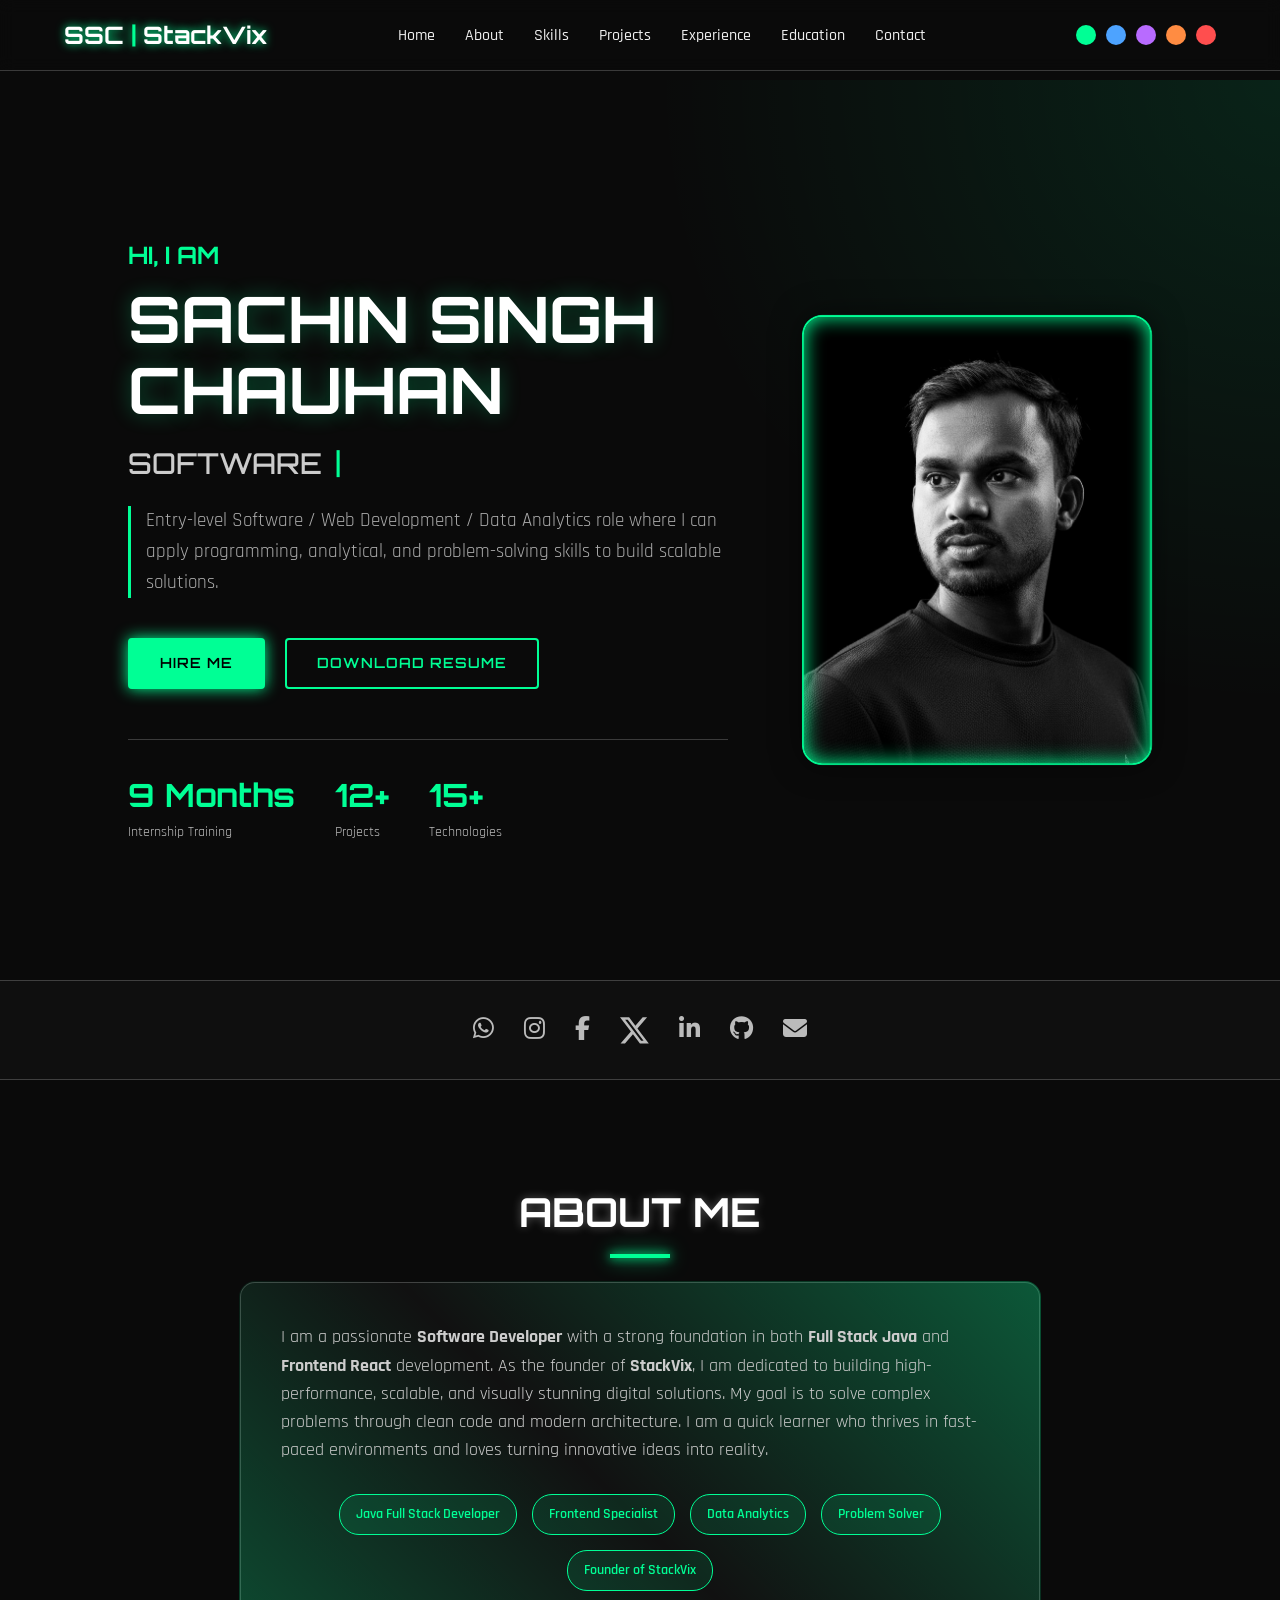
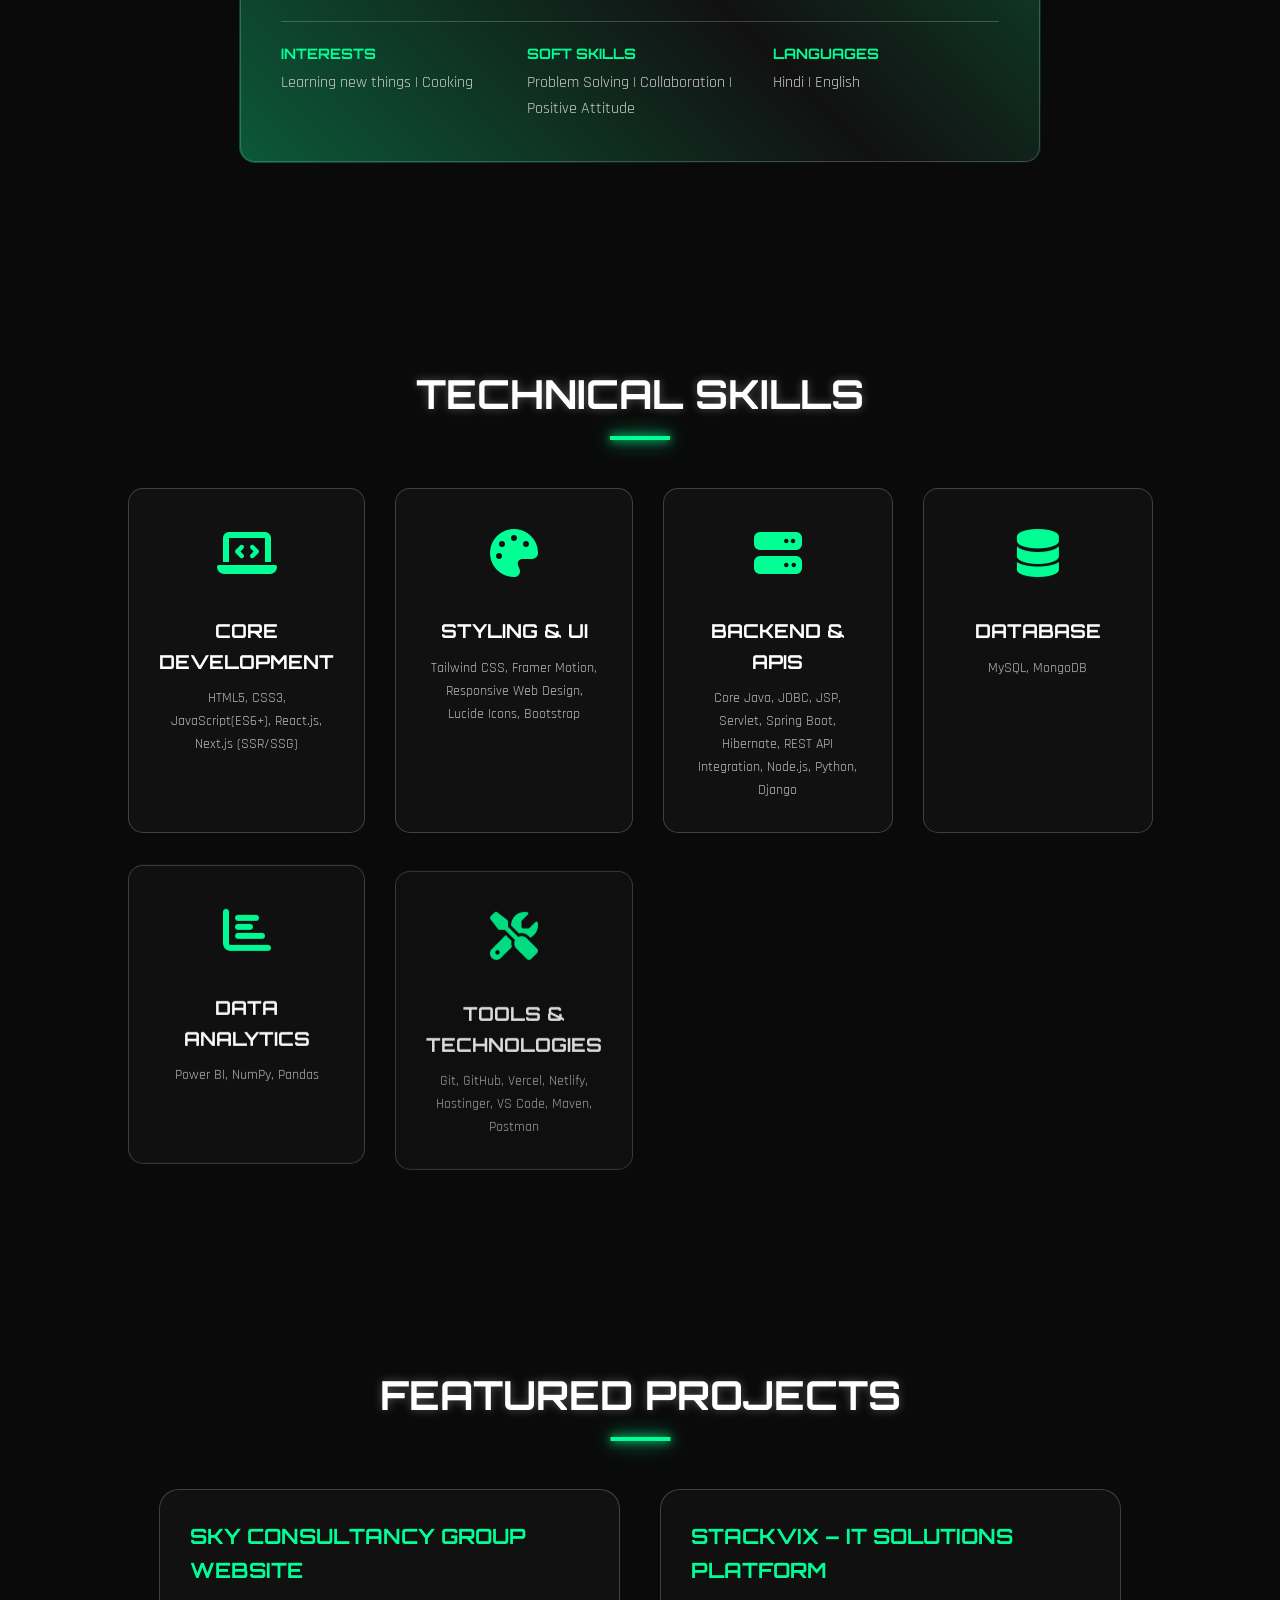
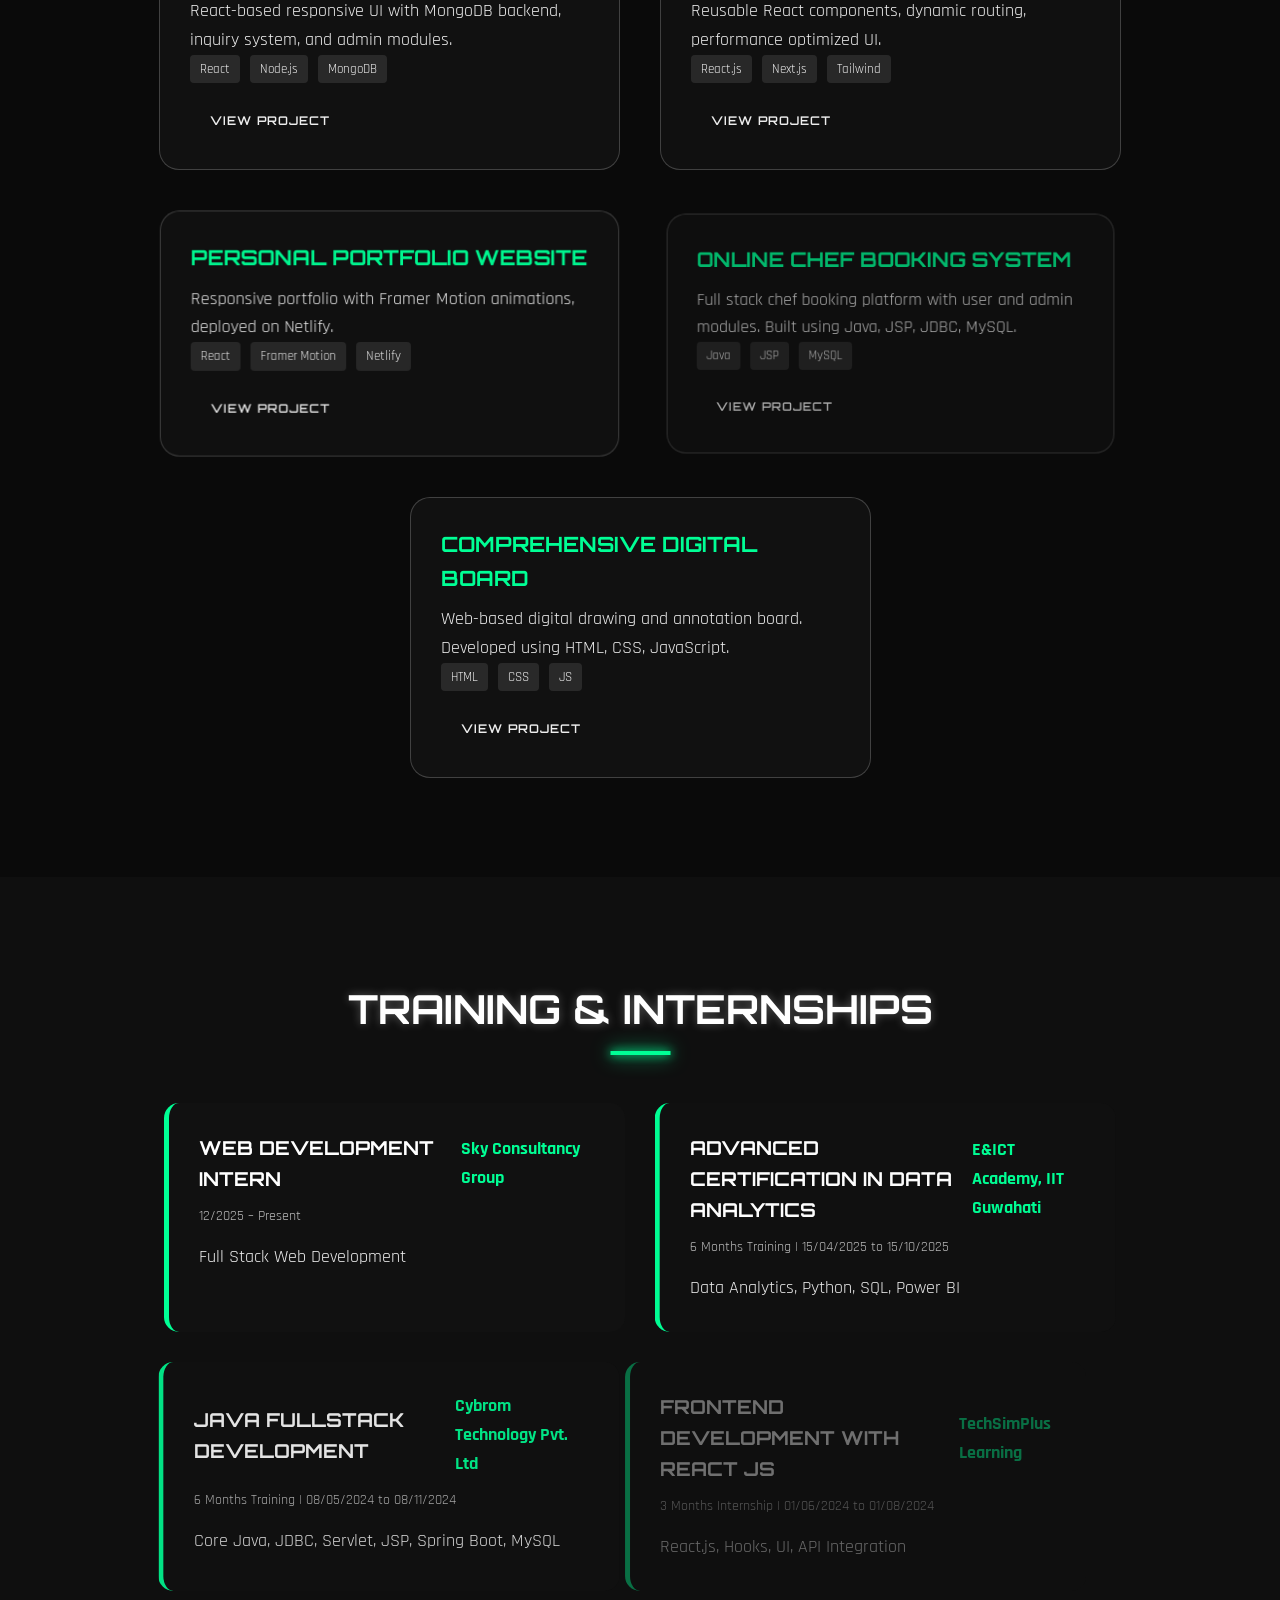
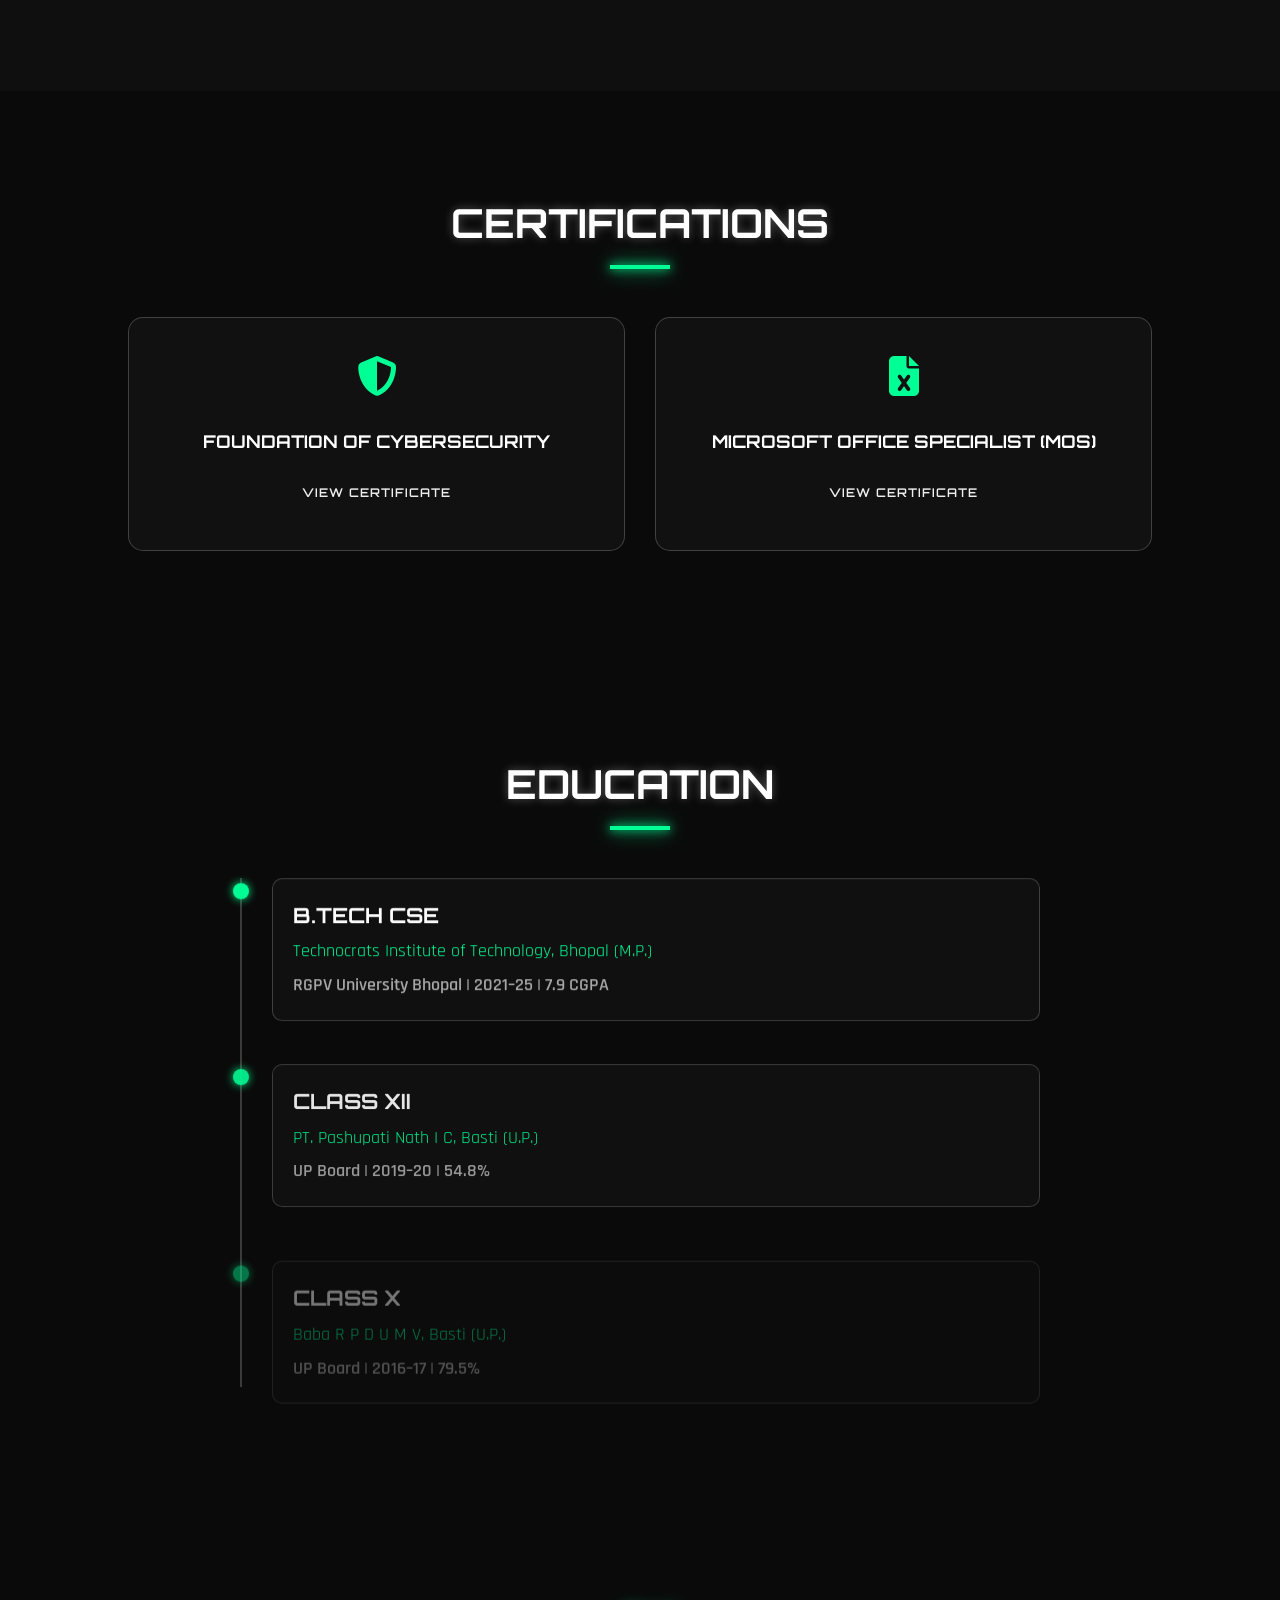
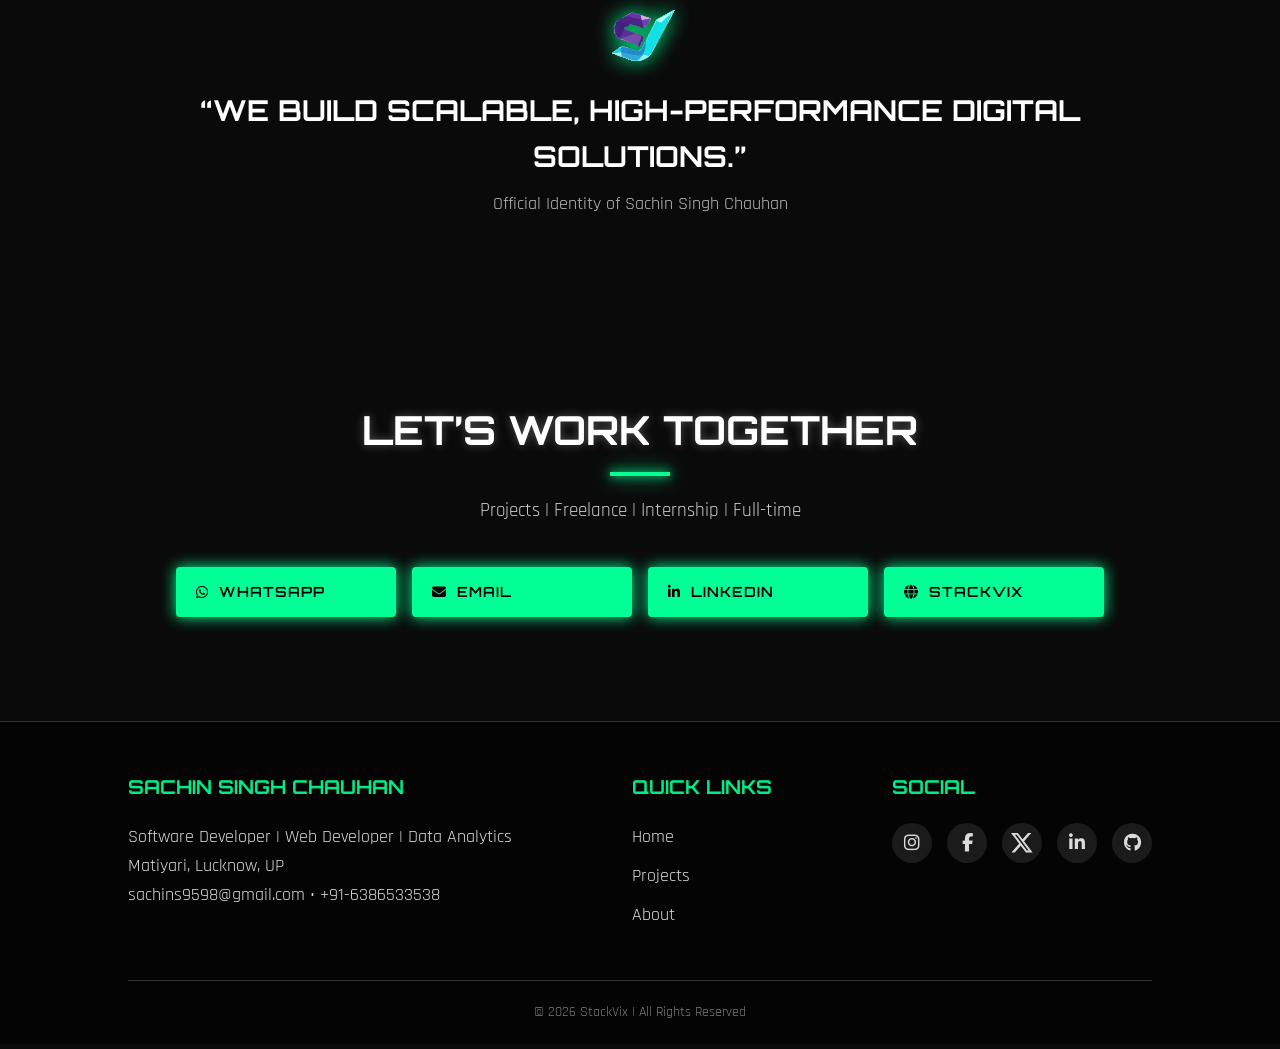
<file: index.html>
<!DOCTYPE html>
<html lang="en" data-theme="neon">
<head>
    <meta charset="UTF-8">
    <meta name="viewport" content="width=device-width, initial-scale=1.0">
    <title>Sachin Singh Chauhan | Full Stack Developer</title>
    <meta name="description" content="Portfolio of Sachin Singh Chauhan - Full Stack Java + Frontend React Developer">
    
    <!-- Google Fonts -->
    <link rel="preconnect" href="https://fonts.googleapis.com">
    <link rel="preconnect" href="https://fonts.gstatic.com" crossorigin>
    <link href="https://fonts.googleapis.com/css2?family=Orbitron:wght@400;500;700;900&family=Rajdhani:wght@300;400;500;600;700&display=swap" rel="stylesheet">
    
    <!-- Font Awesome -->
    <link rel="stylesheet" href="https://cdnjs.cloudflare.com/ajax/libs/font-awesome/6.4.0/css/all.min.css">
    
    <!-- Custom CSS -->
    <link rel="stylesheet" href="assets/css/style.css">
</head>
<body>

    <!-- SECTION 1: NAVIGATION BAR -->
    <nav class="navbar">
        <div class="logo">
            <span class="logo-text">SSC <span class="highlight">|</span> StackVix</span>
        </div>
        
        <ul class="nav-links">
            <li><a href="#home">Home</a></li>
            <li><a href="#about">About</a></li>
            <li><a href="#skills">Skills</a></li>
            <li><a href="#projects">Projects</a></li>
            <li><a href="#experience">Experience</a></li>
            <li><a href="#education">Education</a></li>
            <li><a href="#contact">Contact</a></li>
        </ul>

        <div class="theme-switcher">
            <button class="theme-btn" data-color="neon" aria-label="Neon Green Theme" style="background-color: #00ff95;"></button>
            <button class="theme-btn" data-color="blue" aria-label="Blue Theme" style="background-color: #4da3ff;"></button>
            <button class="theme-btn" data-color="purple" aria-label="Purple Theme" style="background-color: #b86bff;"></button>
            <button class="theme-btn" data-color="orange" aria-label="Orange Theme" style="background-color: #ff8c42;"></button>
            <button class="theme-btn" data-color="red" aria-label="Red Theme" style="background-color: #ff4e4e;"></button>
        </div>

        <div class="hamburger">
            <div class="line"></div>
            <div class="line"></div>
            <div class="line"></div>
        </div>
    </nav>

    <!-- SECTION 2: HERO SECTION -->
    <header id="home" class="hero-section">
        <div class="hero-content">
            <h4 class="greeting">Hi, I am</h4>
            <h1 class="name">SACHIN SINGH CHAUHAN</h1>
            <h3 class="role"><span id="typed-text"></span><span class="cursor">|</span></h3>
            <p class="tagline">Entry-level Software / Web Development / Data Analytics role where I can apply programming, analytical, and problem-solving skills to build scalable solutions.</p>
            
            <div class="hero-buttons">
                <a href="#contact" class="btn btn-primary">Hire Me</a>
                <a href="resume/Resume Sachin P I.pdf" class="btn btn-outline" download>Download Resume</a>
            </div>

            <div class="stats-row">
                <div class="stat-item">
                    <span class="stat-number">9 Months</span>
                    <span class="stat-label">Internship Training</span>
                </div>
                <div class="stat-item">
                    <span class="stat-number">12+</span>
                    <span class="stat-label">Projects</span>
                </div>
                <div class="stat-item">
                    <span class="stat-number">15+</span>
                    <span class="stat-label">Technologies</span>
                </div>
            </div>
        </div>

        <div class="hero-image">
            <div class="photo-card" data-tilt data-tilt-glare data-tilt-max-glare="0.5">
                <img src="assets/images/sachin.jpeg" alt="Sachin Singh Chauhan">
                <div class="glow-border"></div>
            </div>
        </div>
    </header>

    <!-- SECTION 3: SOCIAL MEDIA BAR -->
    <section class="social-bar">
        <a href="https://wa.me/916386533538" class="social-icon" aria-label="WhatsApp"><i class="fab fa-whatsapp"></i></a>
        <a href="https://www.instagram.com/chauhan_cse_538/" class="social-icon" aria-label="Instagram"><i class="fab fa-instagram"></i></a>
        <a href="https://www.facebook.com/sachinsingh.chauhan.71868" class="social-icon" aria-label="Facebook"><i class="fab fa-facebook-f"></i></a>
        <a href="https://x.com/SachinSingh533" class="social-icon" aria-label="X"><svg class="icon-x" viewBox="0 0 16 16" fill="currentColor" aria-hidden="true"><path d="M12.6.75h2.454l-5.36 6.142L16 15.25h-4.937l-3.867-5.07-4.425 5.07H.316l5.733-6.57L0 .75h5.063l3.495 4.633L12.601.75Zm-.86 13.028h1.36L4.323 2.145H2.865z"/></svg></a>
        <a href="https://linkedin.com/in/sachin-singh-chauhan-0572092b4/" class="social-icon" aria-label="LinkedIn"><i class="fab fa-linkedin-in"></i></a>
        <a href="https://github.com/SachinSchauhann" class="social-icon" aria-label="GitHub"><i class="fab fa-github"></i></a>
        <a href="mailto:sachins9598@gmail.com" class="social-icon" aria-label="Email"><i class="fas fa-envelope"></i></a>
    </section>

    <!-- SECTION 4: ABOUT SECTION -->
    <section id="about" class="about-section">
        <h2 class="section-title">About Me</h2>
        <div class="about-content">
            <p class="about-text">
                I am a passionate <strong>Software Developer</strong> with a strong foundation in both <strong>Full Stack Java</strong> and <strong>Frontend React</strong> development. 
                As the founder of <strong>StackVix</strong>, I am dedicated to building high-performance, scalable, and visually stunning digital solutions. 
                My goal is to solve complex problems through clean code and modern architecture. I am a quick learner who thrives in fast-paced environments 
                and loves turning innovative ideas into reality.
            </p>
            <div class="badges">
                <span class="badge">Java Full Stack Developer</span>
                <span class="badge">Frontend Specialist</span>
                <span class="badge">Data Analytics</span>
                <span class="badge">Problem Solver</span>
                <span class="badge">Founder of StackVix</span>
            </div>
            <div class="personal-info-grid">
                <div class="info-item">
                    <h4>Interests</h4>
                    <p>Learning new things | Cooking</p>
                </div>
                <div class="info-item">
                    <h4>Soft Skills</h4>
                    <p>Problem Solving | Collaboration | Positive Attitude</p>
                </div>
                <div class="info-item">
                    <h4>Languages</h4>
                    <p>Hindi | English</p>
                </div>
            </div>
        </div>
    </section>

    <!-- SECTION 5: SKILLS SECTION -->
    <section id="skills" class="skills-section">
        <h2 class="section-title">Technical Skills</h2>
        <div class="skills-grid">
            <div class="skill-card" data-tilt>
                <div class="skill-icon"><i class="fas fa-laptop-code"></i></div>
                <h3>Core Development</h3>
                <p>HTML5, CSS3, JavaScript(ES6+), React.js, Next.js (SSR/SSG)</p>
            </div>
            <div class="skill-card" data-tilt>
                <div class="skill-icon"><i class="fas fa-palette"></i></div>
                <h3>Styling & UI</h3>
                <p>Tailwind CSS, Framer Motion, Responsive Web Design, Lucide Icons, Bootstrap</p>
            </div>
            <div class="skill-card" data-tilt>
                <div class="skill-icon"><i class="fas fa-server"></i></div>
                <h3>Backend & APIs</h3>
                <p>Core Java, JDBC, JSP, Servlet, Spring Boot, Hibernate, REST API Integration, Node.js, Python, Django</p>
            </div>
            <div class="skill-card" data-tilt>
                <div class="skill-icon"><i class="fas fa-database"></i></div>
                <h3>Database</h3>
                <p>MySQL, MongoDB</p>
            </div>
            <div class="skill-card" data-tilt>
                <div class="skill-icon"><i class="fas fa-chart-bar"></i></div>
                <h3>Data Analytics</h3>
                <p>Power BI, NumPy, Pandas</p>
            </div>
            <div class="skill-card" data-tilt>
                <div class="skill-icon"><i class="fas fa-tools"></i></div>
                <h3>Tools & Technologies</h3>
                <p>Git, GitHub, Vercel, Netlify, Hostinger, VS Code, Maven, Postman</p>
            </div>
        </div>
    </section>

    <!-- SECTION 6: PROJECTS SECTION -->
    <section id="projects" class="projects-section">
        <h2 class="section-title">Featured Projects</h2>
        <div class="projects-container">
            
            <!-- Project 1 -->
            <div class="project-card" data-tilt>
                <div class="project-info">
                    <h3>Sky Consultancy Group Website</h3>
                    <p>React-based responsive UI with MongoDB backend, inquiry system, and admin modules.</p>
                    <div class="tech-stack">
                        <span>React</span><span>Node.js</span><span>MongoDB</span>
                    </div>
                    <div class="project-links">
                        <a href="https://skyconsultancygroup.com/" class="btn btn-sm" target="_blank" rel="noopener">View Project</a>
                    </div>
                </div>
            </div>

            <!-- Project 2 -->
            <div class="project-card" data-tilt>
                <div class="project-info">
                    <h3>StackVix – IT Solutions Platform</h3>
                    <p>Reusable React components, dynamic routing, performance optimized UI.</p>
                    <div class="tech-stack">
                        <span>React.js</span><span>Next.js</span><span>Tailwind</span>
                    </div>
                    <div class="project-links">
                        <a href="https://stackvix.com/" class="btn btn-sm" target="_blank" rel="noopener">View Project</a>
                    </div>
                </div>
            </div>

            <!-- Project 3 -->
            <div class="project-card" data-tilt>
                <div class="project-info">
                    <h3>Personal Portfolio Website</h3>
                    <p>Responsive portfolio with Framer Motion animations, deployed on Netlify.</p>
                    <div class="tech-stack">
                        <span>React</span><span>Framer Motion</span><span>Netlify</span>
                    </div>
                    <div class="project-links">
                        <a href="https://sachinsinghchauhan.netlify.app/" class="btn btn-sm" target="_blank" rel="noopener">View Project</a>
                    </div>
                </div>
            </div>

            <!-- Project 4 -->
            <div class="project-card" data-tilt>
                <div class="project-info">
                    <h3>Online Chef Booking System</h3>
                    <p>Full stack chef booking platform with user and admin modules. Built using Java, JSP, JDBC, MySQL.</p>
                    <div class="tech-stack">
                        <span>Java</span><span>JSP</span><span>MySQL</span>
                    </div>
                    <div class="project-links">
                        <a href="https://mychefkart-1.netlify.app/" class="btn btn-sm" target="_blank" rel="noopener">View Project</a>
                    </div>
                </div>
            </div>

            <!-- Project 5 -->
            <div class="project-card" data-tilt>
                <div class="project-info">
                    <h3>Comprehensive Digital Board</h3>
                    <p>Web-based digital drawing and annotation board. Developed using HTML, CSS, JavaScript.</p>
                    <div class="tech-stack">
                        <span>HTML</span><span>CSS</span><span>JS</span>
                    </div>
                    <div class="project-links">
                        <a href="https://comprehensive-digital-board.netlify.app/" class="btn btn-sm" target="_blank" rel="noopener">View Project</a>
                    </div>
                </div>
            </div>

        </div>
    </section>

    <!-- SECTION 7: EXPERIENCE SECTION -->
    <section id="experience" class="experience-section">
        <h2 class="section-title">Training & Internships</h2>
        <div class="experience-container">
            
            <div class="experience-card">
                <div class="exp-header">
                    <h3>Web Development Intern</h3>
                    <span class="company">Sky Consultancy Group</span>
                </div>
                <span class="duration">12/2025 – Present</span>
                <p>Full Stack Web Development</p>
            </div>

            <div class="experience-card">
                <div class="exp-header">
                    <h3>Advanced Certification in Data Analytics</h3>
                    <span class="company"><a href="https://drive.google.com/file/d/1BTtncuBTJQZ6gubpS8RvrCzSG81rP3M1/view?usp=sharing" target="_blank">E&ICT Academy, IIT Guwahati</a></span>
                </div>
                <span class="duration">6 Months Training | 15/04/2025 to 15/10/2025</span>
                <p>Data Analytics, Python, SQL, Power BI</p>
            </div>

            <div class="experience-card">
                <div class="exp-header">
                    <h3>Java Fullstack Development</h3>
                    <span class="company"><a href="https://drive.google.com/file/d/1Re7Sr8SQLdXt6MFYwoVQSNAEGDUfgpLA/view?usp=sharing" target="_blank">Cybrom Technology Pvt. Ltd</a></span>
                </div>
                <span class="duration">6 Months Training | 08/05/2024 to 08/11/2024</span>
                <p>Core Java, JDBC, Servlet, JSP, Spring Boot, MySQL</p>
            </div>

            <div class="experience-card">
                <div class="exp-header">
                    <h3>Frontend Development with React JS</h3>
                    <span class="company"><a href="https://drive.google.com/file/d/1iL2fmWAZnH18Zdbt9ZxI9Zx7HWbjOuQT/view?usp=sharing" target="_blank">TechSimPlus Learning</a></span>
                </div>
                <span class="duration">3 Months Internship | 01/06/2024 to 01/08/2024</span>
                <p>React.js, Hooks, UI, API Integration</p>
            </div>

        </div>
    </section>

    <!-- SECTION: CERTIFICATIONS -->
    <section id="certifications" class="certifications-section">
        <h2 class="section-title">Certifications</h2>
        <div class="cert-grid">
            <div class="cert-card" data-tilt>
                <div class="cert-icon"><i class="fas fa-shield-alt"></i></div>
                <h3>Foundation of Cybersecurity</h3>
                <a href="https://drive.google.com/file/d/1rp48L_OuAdPo8wvP0CwnB0d75f7USPso/view?usp=sharing" target="_blank" class="btn btn-sm">View Certificate</a>
            </div>
            <div class="cert-card" data-tilt>
                <div class="cert-icon"><i class="fas fa-file-excel"></i></div>
                <h3>Microsoft Office Specialist (MOS)</h3>
                <a href="https://drive.google.com/file/d/1Mr-1qQYyy3Nut1a2q3y5nrwaOpR7ZPdJ/view?usp=sharing" target="_blank" class="btn btn-sm">View Certificate</a>
            </div>
        </div>
    </section>
    <section id="education" class="education-section">
        <h2 class="section-title">Education</h2>
        <div class="timeline">
            
            <div class="timeline-item">
                <div class="timeline-dot"></div>
                <div class="timeline-content">
                    <h3>B.Tech CSE</h3>
                    <span class="institution"><a href="https://technocratsgroup.edu.in/" target="_blank">Technocrats Institute of Technology, Bhopal (M.P.)</a></span>
                    <span class="grade">RGPV University Bhopal | 2021–25 | 7.9 CGPA</span>
                </div>
            </div>

            <div class="timeline-item">
                <div class="timeline-dot"></div>
                <div class="timeline-content">
                    <h3>Class XII</h3>
                    <span class="institution">PT. Pashupati Nath I C, Basti (U.P.)</span>
                    <span class="grade">UP Board | 2019–20 | 54.8%</span>
                </div>
            </div>

            <div class="timeline-item">
                <div class="timeline-dot"></div>
                <div class="timeline-content">
                    <h3>Class X</h3>
                    <span class="institution">Baba R P D U M V, Basti (U.P.)</span>
                    <span class="grade">UP Board | 2016–17 | 79.5%</span>
                </div>
            </div>

        </div>
    </section>

    <!-- SECTION 9: STACKVIX BRANDING -->
    <section class="branding-section">
        <div class="branding-content">
            <a href="https://stackvix.com/" target="_blank" rel="noopener">
                <img src="assets/images/logo.svg" alt="StackVix Logo" class="brand-logo">
            </a>
            <h2 class="brand-tagline">“We build scalable, high-performance digital solutions.”</h2>
            <p class="brand-sub">Official Identity of Sachin Singh Chauhan</p>
        </div>
    </section>

    <!-- SECTION 10: CONTACT CTA -->
    <section id="contact" class="contact-section">
        <h2 class="section-title">Let’s Work Together</h2>
        <p class="contact-text">Projects | Freelance | Internship | Full-time</p>
        <div class="contact-buttons">
            <a href="https://wa.me/916386533538" class="btn btn-primary contact-btn"><i class="fab fa-whatsapp"></i> WhatsApp</a>
            <a href="mailto:sachins9598@gmail.com" class="btn btn-primary contact-btn"><i class="fas fa-envelope"></i> Email</a>
            <a href="https://linkedin.com/in/sachin-singh-chauhan-0572092b4/" class="btn btn-primary contact-btn"><i class="fab fa-linkedin-in"></i> LinkedIn</a>
            <a href="https://stackvix.com/" class="btn btn-primary contact-btn"><i class="fas fa-globe"></i> StackVix</a>
        </div>
    </section>

    <!-- SECTION 11: FOOTER -->
    <footer class="footer">
        <div class="footer-container">
            <div class="footer-col">
                <h3>Sachin Singh Chauhan</h3>
                <p>Software Developer | Web Developer | Data Analytics</p>
                <p>Matiyari, Lucknow, UP</p>
                <p><a href="mailto:sachins9598@gmail.com">sachins9598@gmail.com</a> • +91-6386533538</p>
            </div>
            <div class="footer-col">
                <h3>Quick Links</h3>
                <ul>
                    <li><a href="#home">Home</a></li>
                    <li><a href="#projects">Projects</a></li>
                    <li><a href="resume/index.html">About</a></li>
                  <!-- <li><a href="#resume/index.html">windos</a></li>  -->
                </ul>
            </div>
            <div class="footer-col">
                <h3>Social</h3>
                <div class="footer-socials">
                    <a href="https://www.instagram.com/chauhan_cse_538/"><i class="fab fa-instagram"></i></a>
                    <a href="https://www.facebook.com/sachinsingh.chauhan.71868"><i class="fab fa-facebook-f"></i></a>
                    <a href="https://x.com/SachinSingh533"><svg class="icon-x" viewBox="0 0 16 16" fill="currentColor" aria-hidden="true"><path d="M12.6.75h2.454l-5.36 6.142L16 15.25h-4.937l-3.867-5.07-4.425 5.07H.316l5.733-6.57L0 .75h5.063l3.495 4.633L12.601.75Zm-.86 13.028h1.36L4.323 2.145H2.865z"/></svg></a>
                    <a href="https://linkedin.com/in/sachin-singh-chauhan-0572092b4/"><i class="fab fa-linkedin-in"></i></a>
                    <a href="https://github.com/SachinSchauhann"><i class="fab fa-github"></i></a>
                </div>
            </div>
        </div>
        <div class="footer-bottom">
            <p>&copy; 2026 StackVix | All Rights Reserved</p>
        </div>
    </footer>

    <!-- Scripts -->
    <script src="assets/js/gsap.min.js"></script>
    <script src="assets/js/ScrollTrigger.min.js"></script>
    <script src="assets/js/tilt.min.js"></script>
    <script src="assets/js/main.js"></script>
</body>
</html>
</file>
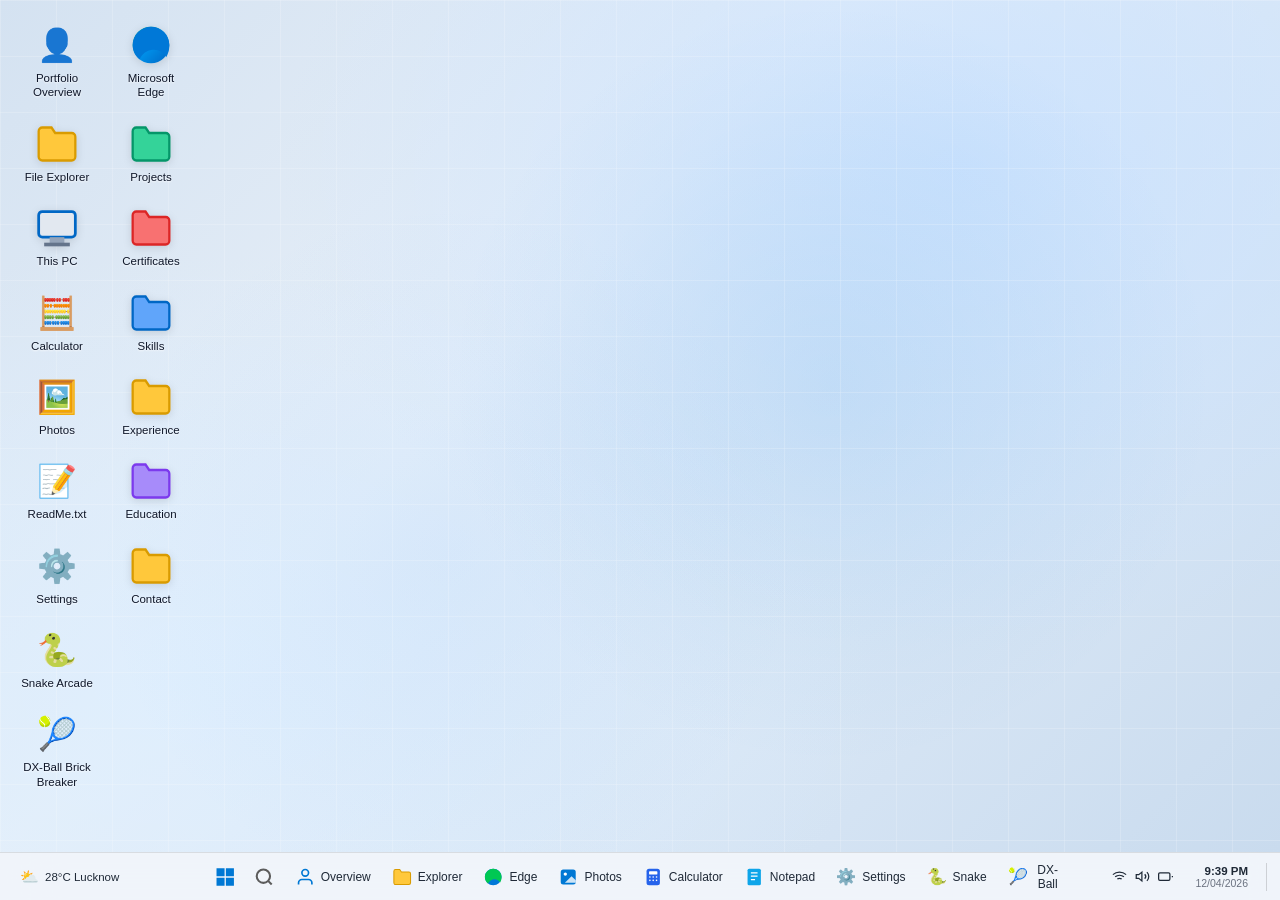
<file: resume/index.html>
<!DOCTYPE html>
<html lang="en">
<head>
  <meta charset="UTF-8">
  <meta name="viewport" content="width=device-width, initial-scale=1.0">
  <title>Sachin Singh Chauhan | Portfolio OS</title>
  <meta name="description" content="Portfolio Operating System of Sachin Singh Chauhan - Software Developer, Web Developer, and Data Analytics specialist with built-in Windows apps and browser.">
  
  <!-- Windows Fluent & Modern Typography -->
  <link rel="preconnect" href="https://fonts.googleapis.com">
  <link rel="preconnect" href="https://fonts.gstatic.com" crossorigin>
  <link href="https://fonts.googleapis.com/css2?family=Inter:wght@400;500;600;700&family=JetBrains+Mono:wght@400;500&family=Outfit:wght@400;500;600;700&family=Plus+Jakarta+Sans:wght@400;500;600;700;800&display=swap" rel="stylesheet">

  <!-- External Stylesheet -->
  <link rel="stylesheet" href="style.css">
</head>
<body>

  <!-- ==========================================================================
       DESKTOP SCREEN
       ========================================================================== -->
  <main id="desktop-screen" aria-label="Portfolio OS Desktop">
    
    <!-- Desktop Shortcuts (Left Column) -->
    <section class="desktop-icons-container" id="desktop-shortcuts" aria-label="Desktop Shortcuts">
      <!-- Shortcuts rendered dynamically by script.js -->
    </section>

    <!-- ==========================================================================
         1. FILE EXPLORER WINDOW
         ========================================================================== -->
    <div id="explorer-window" class="os-window inactive-window" role="dialog" aria-labelledby="explorer-folder-name">
      <!-- Title Bar -->
      <div class="window-titlebar" id="explorer-titlebar">
        <div class="window-title-left">
          <span id="explorer-title-icon" aria-hidden="true"></span>
          <span id="explorer-folder-name">Home - File Explorer</span>
        </div>
        <div class="window-controls">
          <button class="win-btn" id="win-btn-minimize" title="Minimize" aria-label="Minimize Window">
            <svg width="12" height="12" viewBox="0 0 24 24" fill="none" stroke="currentColor" stroke-width="2"><line x1="5" y1="12" x2="19" y2="12"/></svg>
          </button>
          <button class="win-btn" id="win-btn-maximize" title="Maximize" aria-label="Maximize Window">
            <svg width="12" height="12" viewBox="0 0 24 24" fill="none" stroke="currentColor" stroke-width="2"><rect x="3" y="3" width="18" height="18" rx="2" ry="2"/></svg>
          </button>
          <button class="win-btn close" id="win-btn-close" title="Close" aria-label="Close Window">
            <svg width="12" height="12" viewBox="0 0 24 24" fill="none" stroke="currentColor" stroke-width="2"><line x1="18" y1="6" x2="6" y2="18"/><line x1="6" y1="6" x2="18" y2="18"/></svg>
          </button>
        </div>
      </div>

      <!-- Windows 11 Command Ribbon -->
      <div class="explorer-command-bar">
        <button class="command-bar-btn" onclick="navigateTo('home')">
          <span>Home</span>
        </button>
        <button class="command-bar-btn" onclick="navigateTo('projects')">
          <span>Projects</span>
        </button>
        <button class="command-bar-btn" onclick="navigateTo('certificates')">
          <span>Certificates</span>
        </button>
        <div class="command-bar-divider"></div>
        <button class="command-bar-btn" onclick="openWindow('overview')">
          <span>Overview</span>
        </button>
        <button class="command-bar-btn" onclick="openInBrowser('https://sachinsinghchauhan.netlify.app/', 'Sachin Portfolio Website')">
          <span>Edge Browser</span>
        </button>
      </div>

      <!-- Toolbar -->
      <div class="window-toolbar">
        <div class="nav-buttons-group">
          <button class="nav-icon-btn" id="nav-btn-back" title="Back (Alt+Left)" aria-label="Back">
            <svg width="15" height="15" viewBox="0 0 24 24" fill="none" stroke="currentColor" stroke-width="2.5"><polyline points="15 18 9 12 15 6"/></svg>
          </button>
          <button class="nav-icon-btn" id="nav-btn-forward" title="Forward (Alt+Right)" aria-label="Forward">
            <svg width="15" height="15" viewBox="0 0 24 24" fill="none" stroke="currentColor" stroke-width="2.5"><polyline points="9 18 15 12 9 6"/></svg>
          </button>
          <button class="nav-icon-btn" id="nav-btn-up" title="Up to Parent (Backspace)" aria-label="Up">
            <svg width="15" height="15" viewBox="0 0 24 24" fill="none" stroke="currentColor" stroke-width="2.5"><polyline points="18 15 12 9 6 15"/></svg>
          </button>
        </div>

        <!-- Address Bar -->
        <div class="address-bar-container">
          <svg class="address-bar-icon" viewBox="0 0 24 24" fill="none" stroke="currentColor" stroke-width="2"><path d="M22 19a2 2 0 0 1-2 2H4a2 2 0 0 1-2-2V5a2 2 0 0 1 2-2h5l2 3h9a2 2 0 0 1 2 2z"/></svg>
          <div class="breadcrumbs-list" id="explorer-breadcrumbs">
            <!-- Breadcrumbs dynamically rendered -->
          </div>
        </div>

        <!-- Search Box -->
        <div class="search-bar-container">
          <svg viewBox="0 0 24 24" fill="none" stroke="currentColor" stroke-width="2.5"><circle cx="11" cy="11" r="8"/><line x1="21" y1="21" x2="16.65" y2="16.65"/></svg>
          <input type="text" id="explorer-search-input" placeholder="Search portfolio..." aria-label="Search portfolio items">
        </div>

        <!-- View Toggle -->
        <div class="view-toggle-group">
          <button class="view-btn active" id="view-toggle-grid" title="Grid View" aria-label="Switch to Grid View">
            <svg width="15" height="15" viewBox="0 0 24 24" fill="none" stroke="currentColor" stroke-width="2"><rect x="3" y="3" width="7" height="7"/><rect x="14" y="3" width="7" height="7"/><rect x="14" y="14" width="7" height="7"/><rect x="3" y="14" width="7" height="7"/></svg>
          </button>
          <button class="view-btn" id="view-toggle-list" title="List View" aria-label="Switch to List View">
            <svg width="15" height="15" viewBox="0 0 24 24" fill="none" stroke="currentColor" stroke-width="2"><line x1="8" y1="6" x2="21" y2="6"/><line x1="8" y1="12" x2="21" y2="12"/><line x1="8" y1="18" x2="21" y2="18"/><line x1="3" y1="6" x2="3.01" y2="6"/><line x1="3" y1="12" x2="3.01" y2="12"/><line x1="3" y1="18" x2="3.01" y2="18"/></svg>
          </button>
        </div>
      </div>

      <!-- Window Body -->
      <div class="window-body">
        <aside class="window-sidebar" aria-label="Navigation Pane">
          <div class="sidebar-section-title">Quick Access</div>
          <ul class="sidebar-nav-list" id="sidebar-quick-access"></ul>

          <div class="sidebar-section-title" style="margin-top: 10px;">Professional</div>
          <ul class="sidebar-nav-list" id="sidebar-professional"></ul>
        </aside>

        <section class="window-main-content" id="explorer-main-content" tabindex="0" aria-label="Folder Contents"></section>
      </div>

      <!-- Status Bar -->
      <footer class="window-statusbar">
        <span id="status-bar-items-count">0 items</span>
        <span id="status-bar-context">Portfolio OS • Ready</span>
      </footer>
    </div>

    <!-- ==========================================================================
         2. IN-OS MICROSOFT EDGE / WEB BROWSER WINDOW
         ========================================================================== -->
    <div id="browser-window" class="os-window inactive-window" role="dialog" aria-labelledby="browser-tab-title">
      <!-- Edge Tab Bar -->
      <div class="browser-tab-bar" id="browser-titlebar">
        <div class="browser-tabs-group">
          <div class="browser-tab">
            <div class="browser-tab-icon">
              <svg viewBox="0 0 24 24" fill="none"><circle cx="12" cy="12" r="10" fill="#0078D7"/><path d="M12 2C6.48 2 2 6.48 2 12c0 3.2 1.5 6.06 3.84 7.89 1.15-2.84 3.75-4.89 6.86-5.26 3.32-.4 6.27 1.25 7.6 4.02C21.36 16.89 22 14.54 22 12c0-5.52-4.48-10-10-10z" fill="#00C853"/></svg>
            </div>
            <span class="browser-tab-title" id="browser-tab-title">Microsoft Edge</span>
            <button class="browser-tab-close" id="browser-tab-close-btn" title="Close Tab" onclick="closeWindow('browser')">✕</button>
          </div>
        </div>

        <div class="window-controls">
          <button class="win-btn" id="browser-win-minimize" title="Minimize" aria-label="Minimize Browser">
            <svg width="12" height="12" viewBox="0 0 24 24" fill="none" stroke="currentColor" stroke-width="2"><line x1="5" y1="12" x2="19" y2="12"/></svg>
          </button>
          <button class="win-btn" id="browser-win-maximize" title="Maximize" aria-label="Maximize Browser">
            <svg width="12" height="12" viewBox="0 0 24 24" fill="none" stroke="currentColor" stroke-width="2"><rect x="3" y="3" width="18" height="18" rx="2" ry="2"/></svg>
          </button>
          <button class="win-btn close" id="browser-win-close" title="Close" aria-label="Close Browser">
            <svg width="12" height="12" viewBox="0 0 24 24" fill="none" stroke="currentColor" stroke-width="2"><line x1="18" y1="6" x2="6" y2="18"/><line x1="6" y1="6" x2="18" y2="18"/></svg>
          </button>
        </div>
      </div>

      <!-- Browser Navigation & URL Toolbar -->
      <div class="browser-toolbar">
        <button class="browser-nav-btn" title="Reload (F5)" id="browser-btn-reload" aria-label="Reload Page">
          <svg width="14" height="14" viewBox="0 0 24 24" fill="none" stroke="currentColor" stroke-width="2.5"><polyline points="23 4 23 10 17 10"/><path d="M20.49 15a9 9 0 1 1-2.12-9.36L23 10"/></svg>
        </button>

        <div class="browser-url-bar">
          <svg class="browser-url-lock" viewBox="0 0 24 24" fill="none" stroke="currentColor" stroke-width="2.5"><rect x="3" y="11" width="18" height="11" rx="2" ry="2"/><path d="M7 11V7a5 5 0 0 1 10 0v4"/></svg>
          <input type="text" class="browser-url-input" id="browser-url-input" placeholder="https://..." readonly aria-label="Web Address">
        </div>

        <button class="browser-action-btn" id="browser-btn-copy-url" title="Copy URL">
          <svg viewBox="0 0 24 24" fill="none" stroke="currentColor" stroke-width="2"><rect x="9" y="9" width="13" height="13" rx="2" ry="2"/><path d="M5 15H4a2 2 0 0 1-2-2V4a2 2 0 0 1 2-2h9a2 2 0 0 1 2 2v1"/></svg>
          <span>Copy</span>
        </button>

        <button class="browser-action-btn" id="browser-btn-external" title="Open in New Real Browser Tab">
          <svg viewBox="0 0 24 24" fill="none" stroke="currentColor" stroke-width="2"><path d="M18 13v6a2 2 0 0 1-2 2H5a2 2 0 0 1-2-2V8a2 2 0 0 1 2-2h6"/><polyline points="15 3 21 3 21 9"/><line x1="10" y1="14" x2="21" y2="3"/></svg>
          <span>External Tab</span>
        </button>
      </div>

      <!-- Browser Viewport & Iframe -->
      <div class="browser-viewport">
        <div class="browser-loading-bar" id="browser-loading-bar"></div>
        <iframe class="browser-iframe" id="browser-iframe" src="about:blank" title="In-OS Web Browser Viewport"></iframe>
        
        <!-- Fallback Banner in case an external service restricts embedding -->
        <div class="browser-fallback-card" id="browser-fallback-card">
          <svg width="48" height="48" viewBox="0 0 24 24" fill="none" stroke="#0067C5" stroke-width="1.5"><circle cx="12" cy="12" r="10"/><line x1="12" y1="8" x2="12" y2="12"/><line x1="12" y1="16" x2="12.01" y2="16"/></svg>
          <h3 style="font-size: 16px; font-weight: 700;">Document Ready</h3>
          <p style="font-size: 13px; color: var(--text-secondary); max-width: 440px;">If this document blocks nested iframe viewing or requires Google authentication, click below to open directly in a new tab:</p>
          <button class="btn-primary" id="browser-fallback-open-btn">
            ↗ Open in External Tab
          </button>
        </div>
      </div>
    </div>

    <!-- ==========================================================================
         3. PORTFOLIO OVERVIEW APP WINDOW (The Hero Screenshot Card)
         ========================================================================== -->
    <div id="overview-window" class="os-window inactive-window" role="dialog" aria-labelledby="overview-folder-name">
      <div class="window-titlebar" id="overview-titlebar">
        <div class="window-title-left">
          <span style="font-size: 16px;">👤</span>
          <span id="overview-folder-name">Portfolio Overview - Sachin Singh Chauhan</span>
        </div>
        <div class="window-controls">
          <button class="win-btn" id="overview-win-minimize" title="Minimize" aria-label="Minimize Window">
            <svg width="12" height="12" viewBox="0 0 24 24" fill="none" stroke="currentColor" stroke-width="2"><line x1="5" y1="12" x2="19" y2="12"/></svg>
          </button>
          <button class="win-btn" id="overview-win-maximize" title="Maximize" aria-label="Maximize Window">
            <svg width="12" height="12" viewBox="0 0 24 24" fill="none" stroke="currentColor" stroke-width="2"><rect x="3" y="3" width="18" height="18" rx="2" ry="2"/></svg>
          </button>
          <button class="win-btn close" id="overview-win-close" title="Close" aria-label="Close Window">
            <svg width="12" height="12" viewBox="0 0 24 24" fill="none" stroke="currentColor" stroke-width="2"><line x1="18" y1="6" x2="6" y2="18"/><line x1="6" y1="6" x2="18" y2="18"/></svg>
          </button>
        </div>
      </div>

      <div class="overview-body">
        <div class="hero-header-badge">
          <span class="pulse-dot" aria-hidden="true"></span>
          PORTFOLIO OPERATING SYSTEM • SYSTEM ONLINE
        </div>

        <div class="hero-main-content">
          <div class="hero-text-block">
            <h1 class="hero-title">Sachin Singh Chauhan</h1>
            <div class="hero-roles">
              <span>Software Developer</span>
              <span class="separator">•</span>
              <span>Web Developer</span>
              <span class="separator">•</span>
              <span>Data Analytics</span>
            </div>
            <p class="hero-description">
              Entry-level developer focused on programming, analytical thinking and problem solving, with an interest in building scalable software and web solutions.
            </p>

            <div class="hero-actions">
              <button class="btn-primary" id="hero-btn-open-portfolio" aria-label="Open File Explorer" onclick="closeWindow('overview'); navigateTo('home');">
                <svg width="17" height="17" viewBox="0 0 24 24" fill="none" stroke="currentColor" stroke-width="2"><path d="M22 19a2 2 0 0 1-2 2H4a2 2 0 0 1-2-2V5a2 2 0 0 1 2-2h5l2 3h9a2 2 0 0 1 2 2z"/></svg>
                OPEN PORTFOLIO
              </button>
              <button class="btn-secondary" id="hero-btn-view-projects" aria-label="View Projects Folder" onclick="closeWindow('overview'); navigateTo('projects');">
                <svg width="17" height="17" viewBox="0 0 24 24" fill="none" stroke="currentColor" stroke-width="2"><polygon points="12 2 2 7 12 12 22 7 12 2"/><polyline points="2 17 12 22 22 17"/><polyline points="2 12 12 17 22 12"/></svg>
                VIEW PROJECTS
              </button>
            </div>
          </div>

          <!-- Hero Profile Card -->
          <aside class="hero-profile-avatar-card">
            <div class="hero-avatar-wrapper">
              <img src="Sachin.png" alt="Sachin Singh Chauhan" onerror="this.onerror=null; this.src='sachin.png';">
            </div>
            <h2 class="hero-avatar-name">Sachin Singh Chauhan</h2>
            <div class="hero-avatar-role">Software Developer</div>
            <div class="hero-avatar-loc">
              <svg width="12" height="12" viewBox="0 0 24 24" fill="none" stroke="currentColor" stroke-width="2"><path d="M21 10c0 7-9 13-9 13s-9-6-9-13a9 9 0 0 1 18 0z"/><circle cx="12" cy="10" r="3"/></svg>
              <a href="https://maps.app.goo.gl/1pf18Kq7DPNjkEBc6" target="_blank" rel="noopener noreferrer" title="View Location on Google Maps">Matiyari, Lucknow, UP</a>
            </div>
          </aside>
        </div>

        <!-- Quick navigation shortcuts -->
        <div class="hero-quick-pills">
          <button class="quick-pill" onclick="closeWindow('overview'); navigateTo('skills');">💻 Technical Skills</button>
          <button class="quick-pill" onclick="closeWindow('overview'); navigateTo('certificates');">📜 Verified Certificates</button>
          <button class="quick-pill" onclick="closeWindow('overview'); navigateTo('experience');">💼 Experience & Internships</button>
          <button class="quick-pill" onclick="closeWindow('overview'); openInBrowser('https://sachinsinghchauhan.netlify.app/', 'Sachin Portfolio Website');">🌐 Live Web Portfolio</button>
          <button class="quick-pill" onclick="closeWindow('overview'); navigateTo('contact');">📞 Contact & WhatsApp</button>
        </div>
      </div>
    </div>

    <!-- ==========================================================================
         4. CALCULATOR APP WINDOW
         ========================================================================== -->
    <div id="calc-window" class="os-window inactive-window" role="dialog" aria-labelledby="calc-title">
      <div class="window-titlebar" id="calc-titlebar">
        <div class="window-title-left">
          <span style="font-size: 15px;">🧮</span>
          <span id="calc-title">Calculator</span>
        </div>
        <div class="window-controls">
          <button class="win-btn" id="calc-win-minimize" title="Minimize" aria-label="Minimize Calculator">
            <svg width="12" height="12" viewBox="0 0 24 24" fill="none" stroke="currentColor" stroke-width="2"><line x1="5" y1="12" x2="19" y2="12"/></svg>
          </button>
          <button class="win-btn" id="calc-win-maximize" title="Maximize" aria-label="Maximize Calculator">
            <svg width="12" height="12" viewBox="0 0 24 24" fill="none" stroke="currentColor" stroke-width="2"><rect x="3" y="3" width="18" height="18" rx="2" ry="2"/></svg>
          </button>
          <button class="win-btn close" id="calc-win-close" title="Close" aria-label="Close Calculator">
            <svg width="12" height="12" viewBox="0 0 24 24" fill="none" stroke="currentColor" stroke-width="2"><line x1="18" y1="6" x2="6" y2="18"/><line x1="6" y1="6" x2="18" y2="18"/></svg>
          </button>
        </div>
      </div>

      <div class="calc-body">
        <div class="calc-display">
          <div class="calc-history" id="calc-history"></div>
          <div class="calc-result" id="calc-result">0</div>
        </div>
        <div class="calc-grid">
          <button class="calc-btn op" data-action="clear">C</button>
          <button class="calc-btn op" data-action="ce">CE</button>
          <button class="calc-btn op" data-action="backspace">⌫</button>
          <button class="calc-btn op" data-op="÷">÷</button>

          <button class="calc-btn" data-num="7">7</button>
          <button class="calc-btn" data-num="8">8</button>
          <button class="calc-btn" data-num="9">9</button>
          <button class="calc-btn op" data-op="×">×</button>

          <button class="calc-btn" data-num="4">4</button>
          <button class="calc-btn" data-num="5">5</button>
          <button class="calc-btn" data-num="6">6</button>
          <button class="calc-btn op" data-op="-">-</button>

          <button class="calc-btn" data-num="1">1</button>
          <button class="calc-btn" data-num="2">2</button>
          <button class="calc-btn" data-num="3">3</button>
          <button class="calc-btn op" data-op="+">+</button>

          <button class="calc-btn op" data-action="negate">±</button>
          <button class="calc-btn" data-num="0">0</button>
          <button class="calc-btn" data-action="decimal">.</button>
          <button class="calc-btn equals" data-action="equals">=</button>
        </div>
      </div>
    </div>

    <!-- ==========================================================================
         5. PHOTOS / GALLERY APP WINDOW
         ========================================================================== -->
    <div id="gallery-window" class="os-window inactive-window" role="dialog" aria-labelledby="gallery-title">
      <div class="window-titlebar" id="gallery-titlebar">
        <div class="window-title-left">
          <span style="font-size: 15px;">🖼️</span>
          <span id="gallery-title">Photos - Sachin's Portfolio Gallery</span>
        </div>
        <div class="window-controls">
          <button class="win-btn" id="gallery-win-minimize" title="Minimize" aria-label="Minimize Photos">
            <svg width="12" height="12" viewBox="0 0 24 24" fill="none" stroke="currentColor" stroke-width="2"><line x1="5" y1="12" x2="19" y2="12"/></svg>
          </button>
          <button class="win-btn" id="gallery-win-maximize" title="Maximize" aria-label="Maximize Photos">
            <svg width="12" height="12" viewBox="0 0 24 24" fill="none" stroke="currentColor" stroke-width="2"><rect x="3" y="3" width="18" height="18" rx="2" ry="2"/></svg>
          </button>
          <button class="win-btn close" id="gallery-win-close" title="Close" aria-label="Close Photos">
            <svg width="12" height="12" viewBox="0 0 24 24" fill="none" stroke="currentColor" stroke-width="2"><line x1="18" y1="6" x2="6" y2="18"/><line x1="6" y1="6" x2="18" y2="18"/></svg>
          </button>
        </div>
      </div>

      <div class="gallery-body">
        <div class="gallery-viewer">
          <button class="gallery-nav-arrow left" id="gallery-prev-btn" title="Previous Image" aria-label="Previous Image">‹</button>
          <img class="gallery-main-img" id="gallery-main-img" src="Sachin.png" alt="Gallery Photo Preview">
          <button class="gallery-nav-arrow right" id="gallery-next-btn" title="Next Image" aria-label="Next Image">›</button>
        </div>
        <div class="gallery-info-bar">
          <span id="gallery-img-title" style="font-weight:600;">Sachin Singh Chauhan - Profile</span>
          <span id="gallery-img-counter" style="color:var(--text-light);">1 / 8</span>
        </div>
        <div class="gallery-thumbnails-strip" id="gallery-thumbnails-strip">
          <!-- Dynamically filled with thumbnails -->
        </div>
      </div>
    </div>

    <!-- ==========================================================================
         6. NOTEPAD APP WINDOW
         ========================================================================== -->
    <div id="notepad-window" class="os-window inactive-window" role="dialog" aria-labelledby="notepad-title">
      <div class="window-titlebar" id="notepad-titlebar">
        <div class="window-title-left">
          <span style="font-size: 15px;">📝</span>
          <span id="notepad-title">ReadMe_Portfolio.txt - Notepad</span>
        </div>
        <div class="window-controls">
          <button class="win-btn" id="notepad-win-minimize" title="Minimize" aria-label="Minimize Notepad">
            <svg width="12" height="12" viewBox="0 0 24 24" fill="none" stroke="currentColor" stroke-width="2"><line x1="5" y1="12" x2="19" y2="12"/></svg>
          </button>
          <button class="win-btn" id="notepad-win-maximize" title="Maximize" aria-label="Maximize Notepad">
            <svg width="12" height="12" viewBox="0 0 24 24" fill="none" stroke="currentColor" stroke-width="2"><rect x="3" y="3" width="18" height="18" rx="2" ry="2"/></svg>
          </button>
          <button class="win-btn close" id="notepad-win-close" title="Close" aria-label="Close Notepad">
            <svg width="12" height="12" viewBox="0 0 24 24" fill="none" stroke="currentColor" stroke-width="2"><line x1="18" y1="6" x2="6" y2="18"/><line x1="6" y1="6" x2="18" y2="18"/></svg>
          </button>
        </div>
      </div>

      <div class="notepad-menu-bar">
        <span>File</span>
        <span>Edit</span>
        <span>View</span>
      </div>

      <div class="notepad-body">
        <textarea class="notepad-textarea" id="notepad-textarea" spellcheck="false"></textarea>
      </div>
    </div>

    <!-- ==========================================================================
         7. SETTINGS WINDOW (Themes, Wallpapers, Fonts, Accent Colors)
         ========================================================================== -->
    <div id="settings-window" class="os-window inactive-window" role="dialog" aria-labelledby="settings-title">
      <div class="window-titlebar" id="settings-titlebar">
        <div class="window-title-left">
          <span style="font-size: 15px;">⚙️</span>
          <span id="settings-title">Settings - Personalization & Themes</span>
        </div>
        <div class="window-controls">
          <button class="win-btn" id="settings-win-minimize" title="Minimize" aria-label="Minimize Settings">
            <svg width="12" height="12" viewBox="0 0 24 24" fill="none" stroke="currentColor" stroke-width="2"><line x1="5" y1="12" x2="19" y2="12"/></svg>
          </button>
          <button class="win-btn" id="settings-win-maximize" title="Maximize" aria-label="Maximize Settings">
            <svg width="12" height="12" viewBox="0 0 24 24" fill="none" stroke="currentColor" stroke-width="2"><rect x="3" y="3" width="18" height="18" rx="2" ry="2"/></svg>
          </button>
          <button class="win-btn close" id="settings-win-close" title="Close" aria-label="Close Settings">
            <svg width="12" height="12" viewBox="0 0 24 24" fill="none" stroke="currentColor" stroke-width="2"><line x1="18" y1="6" x2="6" y2="18"/><line x1="6" y1="6" x2="18" y2="18"/></svg>
          </button>
        </div>
      </div>

      <div class="settings-body">
        <aside class="settings-sidebar">
          <div class="settings-nav-btn active" id="settings-nav-personalization" onclick="showSettingsTab('personalization')">
            <span>🎨</span>
            <span>Personalization</span>
          </div>
          <div class="settings-nav-btn" id="settings-nav-about" onclick="showSettingsTab('about')">
            <span>ℹ️</span>
            <span>System & About</span>
          </div>
        </aside>

        <section class="settings-content">
          <!-- Personalization Tab -->
          <div id="settings-tab-personalization" class="settings-tab-pane">
            
            <!-- 1. Theme Mode -->
            <div class="settings-group">
              <h3 class="settings-group-title">
                <span>🌓</span> Theme Mode
              </h3>
              <p class="settings-group-desc">Switch between light and dark modes across the operating system</p>
              <div class="theme-mode-selector">
                <div class="theme-mode-card active" id="theme-card-light" data-theme-val="light" onclick="setTheme('light')">
                  <div class="theme-mode-preview">☀️</div>
                  <div style="font-size:12px; font-weight:600;">Light Mode</div>
                </div>
                <div class="theme-mode-card" id="theme-card-dark" data-theme-val="dark" onclick="setTheme('dark')">
                  <div class="theme-mode-preview">🌙</div>
                  <div style="font-size:12px; font-weight:600;">Dark Mode</div>
                </div>
              </div>
            </div>

            <!-- 2. Wallpapers -->
            <div class="settings-group" style="margin-top: 18px;">
              <h3 class="settings-group-title">
                <span>🖼️</span> Desktop Wallpaper
              </h3>
              <p class="settings-group-desc">Choose an authentic background for your Windows 11 desktop</p>
              <div class="wallpaper-grid">
                <div class="wallpaper-card active" data-wp="wallpaper-bloom-light" onclick="setWallpaper('wallpaper-bloom-light')">
                  <div class="wallpaper-card-preview wallpaper-bloom-light"></div>
                  <div class="wallpaper-card-label">Bloom Light</div>
                </div>
                <div class="wallpaper-card" data-wp="wallpaper-bloom-dark" onclick="setWallpaper('wallpaper-bloom-dark')">
                  <div class="wallpaper-card-preview wallpaper-bloom-dark"></div>
                  <div class="wallpaper-card-label">Bloom Dark</div>
                </div>
                <div class="wallpaper-card" data-wp="wallpaper-cyberpunk" onclick="setWallpaper('wallpaper-cyberpunk')">
                  <div class="wallpaper-card-preview wallpaper-cyberpunk"></div>
                  <div class="wallpaper-card-label">Cyberpunk</div>
                </div>
                <div class="wallpaper-card" data-wp="wallpaper-sunset" onclick="setWallpaper('wallpaper-sunset')">
                  <div class="wallpaper-card-preview wallpaper-sunset"></div>
                  <div class="wallpaper-card-label">Sunset Glow</div>
                </div>
                <div class="wallpaper-card" data-wp="wallpaper-ocean" onclick="setWallpaper('wallpaper-ocean')">
                  <div class="wallpaper-card-preview wallpaper-ocean"></div>
                  <div class="wallpaper-card-label">Deep Ocean</div>
                </div>
                <div class="wallpaper-card" data-wp="wallpaper-nature" onclick="setWallpaper('wallpaper-nature')">
                  <div class="wallpaper-card-preview wallpaper-nature"></div>
                  <div class="wallpaper-card-label">Emerald Nature</div>
                </div>
              </div>
            </div>

            <!-- 3. Accent Color -->
            <div class="settings-group" style="margin-top: 18px;">
              <h3 class="settings-group-title">
                <span>🎨</span> Accent Color
              </h3>
              <p class="settings-group-desc">Choose a primary accent color for buttons, selections, and taskbar indicators</p>
              <div class="accent-colors-list">
                <button class="accent-color-btn active" style="background:#0078D4;" title="Windows Blue" onclick="setAccentColor('#0078D4')"></button>
                <button class="accent-color-btn" style="background:#8B5CF6;" title="Electric Purple" onclick="setAccentColor('#8B5CF6')"></button>
                <button class="accent-color-btn" style="background:#10B981;" title="Emerald Green" onclick="setAccentColor('#10B981')"></button>
                <button class="accent-color-btn" style="background:#EC4899;" title="Cyberpunk Pink" onclick="setAccentColor('#EC4899')"></button>
                <button class="accent-color-btn" style="background:#F59E0B;" title="Amber Gold" onclick="setAccentColor('#F59E0B')"></button>
                <button class="accent-color-btn" style="background:#EF4444;" title="Crimson Red" onclick="setAccentColor('#EF4444')"></button>
              </div>
            </div>

            <!-- 4. Typography / Fonts -->
            <div class="settings-group" style="margin-top: 18px;">
              <h3 class="settings-group-title">
                <span>🔤</span> System Typography (Font)
              </h3>
              <p class="settings-group-desc">Change the active typography across the interface</p>
              <div class="font-chooser-list">
                <button class="font-choice-btn active" style="font-family:'Plus Jakarta Sans', sans-serif;" onclick="setFont('Plus Jakarta Sans')">Plus Jakarta Sans (Default)</button>
                <button class="font-choice-btn" style="font-family:'Inter', sans-serif;" onclick="setFont('Inter')">Inter (Modern Clean)</button>
                <button class="font-choice-btn" style="font-family:'Outfit', sans-serif;" onclick="setFont('Outfit')">Outfit (Geometric)</button>
                <button class="font-choice-btn" style="font-family:'JetBrains Mono', monospace;" onclick="setFont('JetBrains Mono')">JetBrains Mono (Hacker)</button>
                <button class="font-choice-btn" style="font-family:'Segoe UI', sans-serif;" onclick="setFont('Segoe UI')">Segoe UI (Classic)</button>
              </div>
            </div>

          </div>

          <!-- About Tab -->
          <div id="settings-tab-about" class="settings-tab-pane" style="display:none;">
            <div class="settings-group">
              <h3 class="settings-group-title">
                <span>💻</span> About This Operating System
              </h3>
              <div style="background:var(--surface-card); border:1px solid var(--border-subtle); border-radius:var(--radius-md); padding:18px; display:flex; flex-direction:column; gap:12px; font-size:13px;">
                <div style="display:flex; justify-content:space-between; border-bottom:1px solid var(--border-subtle); padding-bottom:8px;">
                  <strong>System:</strong>
                  <span style="color:var(--win-blue); font-weight:600;">Portfolio OS 2.0 (Windows 11 Edition)</span>
                </div>
                <div style="display:flex; justify-content:space-between; border-bottom:1px solid var(--border-subtle); padding-bottom:8px;">
                  <strong>Author / Developer:</strong>
                  <span>Sachin Singh Chauhan</span>
                </div>
                <div style="display:flex; justify-content:space-between; border-bottom:1px solid var(--border-subtle); padding-bottom:8px;">
                  <strong>Specialization:</strong>
                  <span>Software Developer | Web Developer | Data Analytics</span>
                </div>
                <div style="display:flex; justify-content:space-between; border-bottom:1px solid var(--border-subtle); padding-bottom:8px;">
                  <strong>Location:</strong>
                  <span>Matiyari, Lucknow, Uttar Pradesh</span>
                </div>
                <div style="display:flex; justify-content:space-between;">
                  <strong>Architecture:</strong>
                  <span>HTML5 • Vanilla CSS (Fluent Mica) • Vanilla JavaScript ES6+</span>
                </div>
              </div>
            </div>
          </div>
        </section>
      </div>
    </div>

    <!-- ==========================================================================
         8. SNAKE GAME WINDOW (Classic Arcade)
         ========================================================================== -->
    <div id="snake-window" class="os-window inactive-window" role="dialog" aria-labelledby="snake-title">
      <div class="window-titlebar" id="snake-titlebar">
        <div class="window-title-left">
          <span style="font-size: 15px;">🐍</span>
          <span id="snake-title">Snake Game - Retro Windows Arcade</span>
        </div>
        <div class="window-controls">
          <button class="win-btn" id="snake-win-minimize" title="Minimize" aria-label="Minimize Snake">
            <svg width="12" height="12" viewBox="0 0 24 24" fill="none" stroke="currentColor" stroke-width="2"><line x1="5" y1="12" x2="19" y2="12"/></svg>
          </button>
          <button class="win-btn" id="snake-win-maximize" title="Maximize" aria-label="Maximize Snake">
            <svg width="12" height="12" viewBox="0 0 24 24" fill="none" stroke="currentColor" stroke-width="2"><rect x="3" y="3" width="18" height="18" rx="2" ry="2"/></svg>
          </button>
          <button class="win-btn close" id="snake-win-close" title="Close" aria-label="Close Snake">
            <svg width="12" height="12" viewBox="0 0 24 24" fill="none" stroke="currentColor" stroke-width="2"><line x1="18" y1="6" x2="6" y2="18"/><line x1="6" y1="6" x2="18" y2="18"/></svg>
          </button>
        </div>
      </div>

      <div class="game-window-body">
        <div class="game-header-bar">
          <div>Score: <span id="snake-score" style="color:#10B981; font-weight:700;">0</span></div>
          <div>High Score: <span id="snake-high-score" style="color:#F59E0B; font-weight:700;">0</span></div>
        </div>

        <canvas id="snake-canvas" class="game-canvas" width="360" height="300"></canvas>

        <div class="game-controls-bar">
          <button class="game-action-btn" id="snake-btn-start">Start Game</button>
          <button class="game-action-btn" style="background:#374151;" id="snake-btn-restart">Restart</button>
        </div>

        <!-- Touch / On-screen D-pad for easy playing -->
        <div class="d-pad-container">
          <div></div>
          <button class="d-btn" id="dpad-up" aria-label="Up">▲</button>
          <div></div>
          <button class="d-btn" id="dpad-left" aria-label="Left">◀</button>
          <button class="d-btn" id="dpad-down" aria-label="Down">▼</button>
          <button class="d-btn" id="dpad-right" aria-label="Right">▶</button>
        </div>
        <div style="font-size:11px; color:#9CA3AF; margin-top:2px;">Use Arrow keys or WASD to navigate</div>
      </div>
    </div>

    <!-- ==========================================================================
         9. DX-BALL / BRICK BREAKER GAME WINDOW
         ========================================================================== -->
    <div id="ball-window" class="os-window inactive-window" role="dialog" aria-labelledby="ball-title">
      <div class="window-titlebar" id="ball-titlebar">
        <div class="window-title-left">
          <span style="font-size: 15px;">🎾</span>
          <span id="ball-title">DX-Ball - Brick Breaker Arcade</span>
        </div>
        <div class="window-controls">
          <button class="win-btn" id="ball-win-minimize" title="Minimize" aria-label="Minimize DX-Ball">
            <svg width="12" height="12" viewBox="0 0 24 24" fill="none" stroke="currentColor" stroke-width="2"><line x1="5" y1="12" x2="19" y2="12"/></svg>
          </button>
          <button class="win-btn" id="ball-win-maximize" title="Maximize" aria-label="Maximize DX-Ball">
            <svg width="12" height="12" viewBox="0 0 24 24" fill="none" stroke="currentColor" stroke-width="2"><rect x="3" y="3" width="18" height="18" rx="2" ry="2"/></svg>
          </button>
          <button class="win-btn close" id="ball-win-close" title="Close" aria-label="Close DX-Ball">
            <svg width="12" height="12" viewBox="0 0 24 24" fill="none" stroke="currentColor" stroke-width="2"><line x1="18" y1="6" x2="6" y2="18"/><line x1="6" y1="6" x2="18" y2="18"/></svg>
          </button>
        </div>
      </div>

      <div class="game-window-body">
        <div class="game-header-bar">
          <div>Score: <span id="ball-score" style="color:#38BDF8; font-weight:700;">0</span></div>
          <div>Lives: <span id="ball-lives" style="color:#F43F5E;">❤️❤️❤️</span></div>
          <div>Level: <span id="ball-level" style="color:#A78BFA; font-weight:700;">1</span></div>
        </div>

        <canvas id="ball-canvas" class="game-canvas" width="420" height="300"></canvas>

        <div class="game-controls-bar">
          <button class="game-action-btn" id="ball-btn-start">Start Game</button>
          <button class="game-action-btn" style="background:#374151;" id="ball-btn-restart">Restart</button>
        </div>
        <div style="font-size:11px; color:#9CA3AF; margin-top:2px;">Move mouse or use ← / → Arrow Keys to move paddle</div>
      </div>
    </div>

  </main>

  <!-- ==========================================================================
       CALENDAR & NOTIFICATION FLYOUT (Taskbar Clock Click)
       ========================================================================== -->
  <aside id="calendar-flyout" role="dialog" aria-label="Date and Time Flyout" aria-hidden="true">
    <div class="flyout-time-header">
      <div class="flyout-clock-seconds" id="flyout-clock-val">12:00:00 PM</div>
      <div class="flyout-date-full" id="flyout-date-val">Monday, October 5, 2026</div>
    </div>

    <div class="calendar-widget">
      <div class="calendar-month-nav">
        <span class="calendar-month-title" id="calendar-month-title">October 2026</span>
        <div style="display:flex; gap:4px;">
          <button class="cal-nav-btn" id="cal-prev-month" title="Previous Month" aria-label="Previous Month">‹</button>
          <button class="cal-nav-btn" id="cal-next-month" title="Next Month" aria-label="Next Month">›</button>
        </div>
      </div>

      <div class="calendar-days-grid" id="calendar-days-grid">
        <!-- Rendered by JS -->
      </div>
    </div>

    <div class="flyout-status-card">
      <div style="display:flex; align-items:center; gap:8px;">
        <span style="width:8px; height:8px; border-radius:50%; background:#10B981; display:inline-block;"></span>
        <span style="font-weight:600; color:var(--dark-text);">Portfolio OS Status</span>
      </div>
      <span style="color:var(--win-blue); font-weight:600;">System Online</span>
    </div>
  </aside>

  <!-- ==========================================================================
       WINDOWS 11 TASKBAR (Bottom Centered Dock)
       ========================================================================== -->
  <footer id="taskbar" aria-label="System Taskbar">
    
    <!-- Left Widget / Weather -->
    <div class="taskbar-left-group">
      <div class="taskbar-widget-btn" title="Weather & System Widget">
        <span style="font-size: 15px;">⛅</span>
        <span>28°C Lucknow</span>
      </div>
    </div>

    <!-- Center Taskbar Apps (Windows 11 Centered Dock) -->
    <div class="taskbar-center-group">
      <!-- Windows 11 Start Button -->
      <button class="taskbar-item-btn taskbar-start-btn" id="taskbar-start-btn" title="Start" aria-label="Open Start Menu">
        <svg viewBox="0 0 24 24" width="22" height="22">
          <path fill="#0078D4" d="M2.5 2.5h8.8v8.8H2.5zm10.2 0h8.8v8.8h-8.8zM2.5 12.7h8.8v8.8H2.5zm10.2 0h8.8v8.8h-8.8z"/>
        </svg>
      </button>

      <!-- Taskbar Search Button -->
      <button class="taskbar-item-btn taskbar-search-btn" id="taskbar-search-btn" title="Search" onclick="navigateTo('home')">
        <svg viewBox="0 0 24 24" fill="none" stroke="#5C5C5C" stroke-width="2.5"><circle cx="11" cy="11" r="8"/><line x1="21" y1="21" x2="16.65" y2="16.65"/></svg>
      </button>

      <!-- Overview App Button -->
      <button class="taskbar-item-btn" id="taskbar-btn-overview" title="Portfolio Overview (Hero Card)" aria-label="Toggle Portfolio Overview Window">
        <svg viewBox="0 0 24 24" fill="none" stroke="#0078D4" stroke-width="2">
          <path d="M20 21v-2a4 4 0 0 0-4-4H8a4 4 0 0 0-4 4v2"/><circle cx="12" cy="7" r="4"/>
        </svg>
        <span>Overview</span>
      </button>

      <!-- File Explorer App Button -->
      <button class="taskbar-item-btn" id="taskbar-btn-explorer" title="File Explorer" aria-label="Toggle File Explorer Window">
        <svg viewBox="0 0 24 24" fill="none">
          <path d="M22 19a2 2 0 0 1-2 2H4a2 2 0 0 1-2-2V5a2 2 0 0 1 2-2h5l2 3h9a2 2 0 0 1 2 2z" fill="#FFC83B" stroke="#D99B00" stroke-width="1.25"/>
        </svg>
        <span>Explorer</span>
      </button>

      <!-- Microsoft Edge In-OS Browser App Button -->
      <button class="taskbar-item-btn" id="taskbar-btn-edge" title="Microsoft Edge (In-OS Browser)" aria-label="Toggle Microsoft Edge Browser Window">
        <svg viewBox="0 0 24 24" fill="none">
          <circle cx="12" cy="12" r="10" fill="#0078D7"/>
          <path d="M12 2C6.48 2 2 6.48 2 12c0 3.2 1.5 6.06 3.84 7.89 1.15-2.84 3.75-4.89 6.86-5.26 3.32-.4 6.27 1.25 7.6 4.02C21.36 16.89 22 14.54 22 12c0-5.52-4.48-10-10-10z" fill="#00C853"/>
        </svg>
        <span>Edge</span>
      </button>

      <!-- Photos / Gallery App Button -->
      <button class="taskbar-item-btn" id="taskbar-btn-gallery" title="Photos / Gallery" aria-label="Toggle Photos App">
        <svg viewBox="0 0 24 24" fill="none">
          <rect x="3" y="3" width="18" height="18" rx="3" fill="#0078D4"/>
          <circle cx="8.5" cy="8.5" r="2" fill="#FFFFFF"/>
          <path d="M21 16l-5-5-8 8h13v-3z" fill="#FFFFFF" opacity="0.8"/>
        </svg>
        <span>Photos</span>
      </button>

      <!-- Calculator App Button -->
      <button class="taskbar-item-btn" id="taskbar-btn-calc" title="Calculator" aria-label="Toggle Calculator App">
        <svg viewBox="0 0 24 24" fill="none">
          <rect x="4" y="2" width="16" height="20" rx="3" fill="#2563EB"/>
          <rect x="7" y="5" width="10" height="4" rx="1" fill="#FFFFFF"/>
          <circle cx="8" cy="12" r="1" fill="#FFFFFF"/>
          <circle cx="12" cy="12" r="1" fill="#FFFFFF"/>
          <circle cx="16" cy="12" r="1" fill="#FFFFFF"/>
          <circle cx="8" cy="16" r="1" fill="#FFFFFF"/>
          <circle cx="12" cy="16" r="1" fill="#FFFFFF"/>
          <circle cx="16" cy="16" r="1" fill="#FFFFFF"/>
        </svg>
        <span>Calculator</span>
      </button>

      <!-- Notepad App Button -->
      <button class="taskbar-item-btn" id="taskbar-btn-notepad" title="Notepad" aria-label="Toggle Notepad App">
        <svg viewBox="0 0 24 24" fill="none">
          <rect x="4" y="2" width="16" height="20" rx="2" fill="#0EA5E9"/>
          <line x1="8" y1="7" x2="16" y2="7" stroke="#FFFFFF" stroke-width="1.5"/>
          <line x1="8" y1="11" x2="16" y2="11" stroke="#FFFFFF" stroke-width="1.5"/>
          <line x1="8" y1="15" x2="13" y2="15" stroke="#FFFFFF" stroke-width="1.5"/>
        </svg>
        <span>Notepad</span>
      </button>

      <!-- Settings App Button -->
      <button class="taskbar-item-btn" id="taskbar-btn-settings" title="Settings (Themes & Wallpapers)" aria-label="Toggle Settings App">
        <span style="font-size: 16px;">⚙️</span>
        <span>Settings</span>
      </button>

      <!-- Snake Game App Button -->
      <button class="taskbar-item-btn" id="taskbar-btn-snake" title="Snake Game" aria-label="Toggle Snake Game">
        <span style="font-size: 16px;">🐍</span>
        <span>Snake</span>
      </button>

      <!-- DX-Ball Game App Button -->
      <button class="taskbar-item-btn" id="taskbar-btn-ball" title="DX-Ball Game" aria-label="Toggle DX-Ball Game">
        <span style="font-size: 16px;">🎾</span>
        <span>DX-Ball</span>
      </button>
    </div>

    <!-- Right System Tray & Clock -->
    <div class="taskbar-tray">
      <div class="tray-status-cluster" title="Network, Sound & Battery">
        <!-- Wifi -->
        <svg viewBox="0 0 24 24" fill="none" stroke="currentColor" stroke-width="2"><path d="M5 12.55a11 11 0 0 1 14.08 0M1.42 9a16 16 0 0 1 21.16 0M8.53 16.11a6 6 0 0 1 6.95 0M12 20h.01"/></svg>
        <!-- Sound -->
        <svg viewBox="0 0 24 24" fill="none" stroke="currentColor" stroke-width="2"><polygon points="11 5 6 9 2 9 2 15 6 15 11 19 11 5"/><path d="M19.07 4.93a10 10 0 0 1 0 14.14M15.54 8.46a5 5 0 0 1 0 7.07"/></svg>
        <!-- Battery -->
        <svg viewBox="0 0 24 24" fill="none" stroke="currentColor" stroke-width="2"><rect x="1" y="6" width="18" height="12" rx="2" ry="2"/><line x1="23" y1="13" x2="23" y2="11"/></svg>
      </div>

      <!-- Taskbar Clock & Date Trigger (Click opens Calendar Flyout with seconds) -->
      <div class="taskbar-clock-area" id="system-clock" title="System Time & Date (Click to open Calendar)" role="button" tabindex="0">
        <span class="clock-time" id="clock-time-val">12:00 PM</span>
        <span class="clock-date" id="clock-date-val">10/05/2026</span>
      </div>

      <div class="desktop-peek-line" title="Show Desktop" onclick="minimizeAllWindows()"></div>
    </div>
  </footer>

  <!-- ==========================================================================
       WINDOWS 11 START MENU
       ========================================================================== -->
  <div id="start-menu" role="dialog" aria-label="Start Menu" aria-hidden="true">
    <div class="start-search-box">
      <svg viewBox="0 0 24 24" fill="none" stroke="currentColor" stroke-width="2.5"><circle cx="11" cy="11" r="8"/><line x1="21" y1="21" x2="16.65" y2="16.65"/></svg>
      <input type="text" placeholder="Type here to search..." onfocus="navigateTo('home'); toggleStartMenu();">
    </div>

    <div>
      <div class="sidebar-section-title" style="padding-left: 2px;">Pinned Applications & Folders</div>
      <div class="start-pinned-grid" id="start-pinned-grid"></div>
    </div>

    <div class="start-menu-footer">
      <div class="start-user-bar">
        <div class="start-avatar-mini">
          <img src="Sachin.png" alt="Sachin Singh Chauhan" onerror="this.onerror=null; this.src='sachin.png';">
        </div>
        <div class="start-user-info">
          <h4>Sachin Singh Chauhan</h4>
          <p>Software Developer | Lucknow</p>
        </div>
      </div>
      <button id="start-btn-about" class="btn-secondary" style="font-size: 11px; padding: 5px 10px;">About OS</button>
    </div>
  </div>

  <!-- External JavaScript Core -->
  <script src="script.js"></script>
</body>
</html>
</file>
<file: assets/css/style.css>
/* =========================================
   1. VARIABLES & THEMES
   ========================================= */
:root {
    --primary: #00ff95;
    --background: #0a0a0a;
    --text: #eeeeee;
    --card-bg: #111111;
    --glass: rgba(255, 255, 255, 0.05);
    --border: rgba(255, 255, 255, 0.2);
    --glow: 0 0 10px var(--primary), 0 0 20px var(--primary);
    --transition: all 0.3s ease;
    --font-heading: 'Orbitron', sans-serif;
    --font-body: 'Rajdhani', sans-serif;
}

[data-theme="blue"] { --primary: #4da3ff; }
[data-theme="purple"] { --primary: #b86bff; }
[data-theme="orange"] { --primary: #ff8c42; }
[data-theme="red"] { --primary: #ff4e4e; }

/* =========================================
   2. GLOBAL RESET & TYPOGRAPHY
   ========================================= */
* {
    margin: 0;
    padding: 0;
    box-sizing: border-box;
}

html {
    scroll-behavior: smooth;
}

body {
    background-color: var(--background);
    color: var(--text);
    font-family: var(--font-body);
    font-size: 18px;
    line-height: 1.6;
    overflow-x: hidden;
    padding-top: 80px; /* prevent fixed navbar overlap */
}

h1, h2, h3, h4, h5, h6 {
    font-family: var(--font-heading);
    font-weight: 700;
    color: #fff;
    text-transform: uppercase;
}

a {
    text-decoration: none;
    color: inherit;
    transition: var(--transition);
}

ul {
    list-style: none;
}

img {
    max-width: 100%;
    display: block;
}

/* =========================================
   3. COMPONENTS
   ========================================= */
.btn {
    display: inline-block;
    padding: 12px 30px;
    font-family: var(--font-heading);
    font-size: 14px;
    font-weight: 600;
    letter-spacing: 1px;
    text-transform: uppercase;
    border-radius: 4px;
    cursor: pointer;
    transition: var(--transition);
    position: relative;
    overflow: hidden;
    z-index: 1;
}

.btn-primary {
    background: var(--primary);
    color: #000;
    border: 2px solid var(--primary);
    box-shadow: 0 0 15px var(--primary);
}

.btn-primary:hover {
    background: transparent;
    color: var(--primary);
    box-shadow: 0 0 25px var(--primary);
}

.btn-outline {
    background: transparent;
    color: var(--primary);
    border: 2px solid var(--primary);
}

.btn-outline:hover {
    background: var(--primary);
    color: #000;
    box-shadow: 0 0 15px var(--primary);
}

.btn-sm {
    padding: 8px 20px;
    font-size: 12px;
}

.section-title {
    font-size: 2.5rem;
    text-align: center;
    margin-bottom: 3rem;
    position: relative;
    display: inline-block;
    left: 50%;
    transform: translateX(-50%);
    text-shadow: 0 0 10px rgba(255, 255, 255, 0.3);
}

.section-title::after {
    content: '';
    display: block;
    width: 60px;
    height: 4px;
    background: var(--primary);
    margin: 10px auto 0;
    box-shadow: var(--glow);
}

/* =========================================
   4. NAVIGATION BAR
   ========================================= */
.navbar {
    position: fixed;
    top: 0;
    left: 0;
    width: 100%;
    padding: 16px 5%;
    display: flex;
    justify-content: space-between;
    align-items: center;
    background: rgba(10, 10, 10, 0.8);
    backdrop-filter: blur(8px);
    z-index: 1000;
    border-bottom: 1px solid var(--border);
    transition: var(--transition);
}

.logo-text {
    font-family: var(--font-heading);
    font-size: 1.5rem;
    font-weight: 700;
    color: #fff;
    text-shadow: 0 0 10px var(--primary);
}

.logo-text .highlight {
    color: var(--primary);
}

.nav-links {
    display: flex;
    gap: 30px;
}

.nav-links li a {
    font-size: 1rem;
    font-weight: 500;
    position: relative;
}

.nav-links li a::after {
    content: '';
    position: absolute;
    bottom: -5px;
    left: 0;
    width: 0;
    height: 2px;
    background: var(--primary);
    transition: var(--transition);
    box-shadow: 0 0 5px var(--primary);
}

.nav-links li a:hover::after,
.nav-links li a:hover {
    width: 100%;
    color: var(--primary);
}

/* Theme Switcher */
.theme-switcher {
    display: flex;
    gap: 10px;
    margin-left: 20px;
}

.theme-btn {
    width: 20px;
    height: 20px;
    border-radius: 50%;
    border: 2px solid transparent;
    cursor: pointer;
    transition: var(--transition);
}

.theme-btn:hover {
    transform: scale(1.2);
    border-color: #fff;
}

.hamburger {
    display: none;
    cursor: pointer;
}

.line {
    width: 25px;
    height: 3px;
    background: #fff;
    margin: 5px;
    transition: var(--transition);
}

/* =========================================
   5. HERO SECTION
   ========================================= */
.hero-section {
    min-height: 100vh;
    display: flex;
    align-items: center;
    justify-content: space-between;
    padding: 60px 10% 40px;
    background: radial-gradient(circle at top right, rgba(0, 255, 149, 0.1), transparent 40%);
    position: relative;
    overflow: hidden;
}

.hero-content {
    max-width: 600px;
    z-index: 2;
}

.greeting {
    font-size: 1.5rem;
    color: var(--primary);
    margin-bottom: 10px;
}

.name {
    font-size: 4rem;
    line-height: 1.1;
    margin-bottom: 15px;
    text-shadow: 0 0 20px rgba(0, 255, 149, 0.3);
}

.role {
    font-size: 1.8rem;
    color: #ccc;
    margin-bottom: 20px;
    font-weight: 500;
    min-height: 2.2rem; /* Prevent layout jump */
}

.cursor {
    color: var(--primary);
    animation: blink 0.7s infinite;
    margin-left: 5px;
}

@keyframes blink {
    0%, 100% { opacity: 1; }
    50% { opacity: 0; }
}

.tagline {
    font-size: 1.2rem;
    color: #aaa;
    margin-bottom: 40px;
    border-left: 3px solid var(--primary);
    padding-left: 15px;
}

.hero-buttons {
    display: flex;
    gap: 20px;
    margin-bottom: 50px;
}

.stats-row {
    display: flex;
    gap: 40px;
    padding-top: 30px;
    border-top: 1px solid var(--border);
}

.stat-item {
    display: flex;
    flex-direction: column;
}

.stat-number {
    font-family: var(--font-heading);
    font-size: 2rem;
    color: var(--primary);
    font-weight: 700;
}

.stat-label {
    font-size: 0.9rem;
    color: #bbb;
}

.hero-image {
    position: relative;
    z-index: 2;
}

.photo-card {
    width: 350px;
    height: 450px;
    position: relative;
    border-radius: 20px;
    overflow: hidden;
    transform-style: preserve-3d;
    box-shadow: 0 0 30px rgba(0, 0, 0, 0.5);
}

.photo-card img {
    width: 100%;
    height: 100%;
    object-fit: cover;
    object-position: center;
}

.glow-border {
    position: absolute;
    inset: 0;
    border: 2px solid var(--primary);
    border-radius: 20px;
    box-shadow: inset 0 0 20px var(--primary);
    pointer-events: none;
    z-index: 3;
}

/* =========================================
   6. SOCIAL BAR
   ========================================= */
.social-bar {
    display: flex;
    justify-content: center;
    gap: 30px;
    padding: 30px 5%;
    background: rgba(255, 255, 255, 0.02);
    border-top: 1px solid var(--border);
    border-bottom: 1px solid var(--border);
    position: relative;
    z-index: 2;
}

.social-icon {
    font-size: 1.5rem;
    color: #bbb;
    transition: var(--transition);
}

.social-icon:hover {
    color: var(--primary);
    transform: scale(1.2);
    text-shadow: 0 0 10px var(--primary);
}

svg.icon-x {
    width: 1.2em;
    height: 1.2em;
    vertical-align: middle;
}
/* =========================================
   7. ABOUT SECTION
   ========================================= */
.about-section {
    padding: 100px 10%;
    text-align: center;
}

.about-section .section-title {
    display: block;
    left: 0;
    transform: none;
    margin: 0 auto 24px;
}

.about-content {
    max-width: 800px;
    margin: 0 auto;
    background: var(--card-bg);
    padding: 40px;
    border-radius: 15px;
    border: 1px solid var(--border);
    position: relative;
    text-align: left;
}

.about-content::before {
    content: '';
    position: absolute;
    top: -2px;
    left: -2px;
    right: -2px;
    bottom: -2px;
    background: linear-gradient(45deg, var(--primary), transparent, var(--primary));
    z-index: -1;
    border-radius: 16px;
    opacity: 0.3;
}

.about-text {
    font-size: 1.1rem;
    color: #ccc;
    margin: 0 auto 30px;
}

.badges {
    display: flex;
    flex-wrap: wrap;
    justify-content: center;
    gap: 15px;
}

.badge {
    background: rgba(0, 255, 149, 0.1);
    color: var(--primary);
    padding: 8px 16px;
    border-radius: 20px;
    border: 1px solid var(--primary);
    font-size: 0.9rem;
    font-weight: 600;
}

.personal-info-grid {
    display: grid;
    grid-template-columns: repeat(auto-fit, minmax(200px, 1fr));
    gap: 20px;
    margin-top: 30px;
    border-top: 1px solid var(--border);
    padding-top: 20px;
}

.info-item h4 {
    color: var(--primary);
    font-size: 0.9rem;
    margin-bottom: 5px;
}

.info-item p {
    font-size: 1rem;
    color: #ccc;
}

/* =========================================
   8. CERTIFICATIONS SECTION
   ========================================= */
.certifications-section {
    padding: 100px 10%;
}

.cert-grid {
    display: grid;
    grid-template-columns: repeat(auto-fit, minmax(300px, 1fr));
    gap: 30px;
    justify-content: center;
}

.cert-card {
    background: var(--card-bg);
    padding: 30px;
    border-radius: 15px;
    text-align: center;
    border: 1px solid var(--border);
    transition: var(--transition);
}

.cert-card:hover {
    border-color: var(--primary);
    box-shadow: 0 0 20px rgba(0, 255, 149, 0.2);
}

.cert-icon {
    font-size: 2.5rem;
    color: var(--primary);
    margin-bottom: 15px;
}

.cert-card h3 {
    margin-bottom: 20px;
    font-size: 1.1rem;
}

/* =========================================
   9. SKILLS SECTION
   ========================================= */
.skills-section {
    padding: 100px 10%;
}

.skills-grid {
    display: grid;
    grid-template-columns: repeat(4, 1fr);
    gap: 30px;
}

.skill-card {
    background: var(--card-bg);
    padding: 30px;
    border-radius: 15px;
    text-align: center;
    border: 1px solid var(--border);
    transition: var(--transition);
    transform-style: preserve-3d;
}

.skill-card:hover {
    border-color: var(--primary);
    box-shadow: 0 0 20px rgba(0, 255, 149, 0.2);
    transform: translateY(-10px);
}

.skill-icon {
    font-size: 3rem;
    color: var(--primary);
    margin-bottom: 20px;
}

.skill-card h3 {
    margin-bottom: 10px;
    font-size: 1.2rem;
}

.skill-card p {
    color: #bbb;
    font-size: 0.9rem;
}

/* =========================================
   9. PROJECTS SECTION
   ========================================= */
.projects-section {
    padding: 100px 10%;
}

.projects-container {
    display: flex;
    flex-wrap: wrap;
    gap: 40px;
    justify-content: center;
}

.project-card {
    width: 45%;
    background: var(--card-bg);
    border-radius: 20px;
    overflow: hidden;
    border: 1px solid var(--border);
    transition: var(--transition);
    transform-style: preserve-3d;
}

.project-card:hover {
    border-color: var(--primary);
    box-shadow: 0 0 30px rgba(0, 255, 149, 0.15);
}

.project-img {
    height: 250px;
    overflow: hidden;
}

.project-img img {
    width: 100%;
    height: 100%;
    object-fit: cover;
    transition: transform 0.5s ease;
}

.project-card:hover .project-img img {
    transform: scale(1.1);
}

.project-info {
    padding: 30px;
}

.project-info h3 {
    color: var(--primary);
    margin-bottom: 10px;
}

.project-features {
    list-style: disc inside;
    color: #bbb;
    margin: 15px 0;
    font-size: 0.9rem;
}

.tech-stack {
    display: flex;
    gap: 10px;
    margin-bottom: 20px;
}

.tech-stack span {
    font-size: 0.8rem;
    background: rgba(255, 255, 255, 0.1);
    padding: 4px 10px;
    border-radius: 4px;
}

.project-links {
    display: flex;
    gap: 15px;
}

/* =========================================
   10. EXPERIENCE SECTION
   ========================================= */
.experience-section {
    padding: 100px 10%;
    background: rgba(255, 255, 255, 0.02);
}

.experience-container {
    display: flex;
    justify-content: center;
    gap: 30px;
    flex-wrap: wrap;
}

.experience-card {
    background: var(--card-bg);
    padding: 30px;
    border-radius: 15px;
    border-left: 5px solid var(--primary);
    width: 45%;
    min-width: 300px;
    transition: var(--transition);
}

.experience-card:hover {
    transform: translateX(10px);
    box-shadow: -5px 0 20px rgba(0, 255, 149, 0.2);
}

.exp-header {
    display: flex;
    justify-content: space-between;
    align-items: center;
    margin-bottom: 10px;
}

.exp-header h3 {
    font-size: 1.2rem;
}

.company {
    color: var(--primary);
    font-weight: 700;
}

.duration {
    display: block;
    font-size: 0.9rem;
    color: #bbb;
    margin-bottom: 15px;
}

.training-wrapper {
    max-width: 800px;
    margin: 40px auto 0;
}

.training-header {
    display: flex;
    align-items: center;
    gap: 12px;
    margin-bottom: 16px;
}

.training-header h3 {
    font-size: 1.3rem;
}

.training-icon {
    width: 40px;
    height: 40px;
    border-radius: 50%;
    border: 2px solid var(--primary);
    display: flex;
    align-items: center;
    justify-content: center;
    color: var(--primary);
    box-shadow: var(--glow);
    animation: trainingPulse 1.8s ease-in-out infinite;
}

.training-list {
    list-style: none;
    display: flex;
    flex-direction: column;
    gap: 10px;
    color: #ccc;
}

.training-list span {
    color: #bbb;
    font-size: 0.9rem;
}

/* =========================================
   11. EDUCATION SECTION
   ========================================= */
.education-section {
    padding: 100px 10%;
}

.timeline {
    max-width: 800px;
    margin: 0 auto;
    position: relative;
    border-left: 2px solid var(--border);
    padding-left: 30px;
}

.timeline-item {
    margin-bottom: 40px;
    position: relative;
}

.timeline-dot {
    width: 16px;
    height: 16px;
    background: var(--primary);
    border-radius: 50%;
    position: absolute;
    left: -39px;
    top: 5px;
    box-shadow: 0 0 10px var(--primary);
}

.timeline-content {
    background: var(--card-bg);
    padding: 20px;
    border-radius: 10px;
    border: 1px solid var(--border);
}

.timeline-content h3 {
    color: #fff;
    margin-bottom: 5px;
}

.institution {
    display: block;
    color: var(--primary);
    margin-bottom: 5px;
}

.grade {
    font-weight: 600;
    color: #aaa;
}

/* =========================================
   12. BRANDING SECTION
   ========================================= */
.branding-section {
    padding: 80px 10%;
    text-align: center;
    background: transparent;
}

.brand-logo {
    height: 60px;
    margin: 0 auto 20px;
    filter: drop-shadow(0 0 10px var(--primary));
}

.brand-tagline {
    font-size: 1.8rem;
    color: #fff;
    margin-bottom: 10px;
}

.brand-sub {
    color: #bbb;
}

/* =========================================
   13. CONTACT SECTION
   ========================================= */
.contact-section {
    padding: 100px 10%;
    text-align: center;
}

.contact-section .section-title {
    display: block;
    left: 0;
    transform: none;
    margin: 0 auto 20px;
}

.contact-text {
    font-size: 1.2rem;
    color: #ccc;
    margin: 0 auto 40px;
    max-width: 700px;
}

.contact-buttons {
    display: flex;
    justify-content: center;
    gap: 16px;
    flex-wrap: wrap;
}

.contact-btn {
    display: flex;
    align-items: center;
    gap: 10px;
    min-width: 220px;
    padding: 12px 18px;
}

/* =========================================
   14. FOOTER
   ========================================= */
.footer {
    background: #050505;
    padding: 50px 10% 20px;
    border-top: 1px solid var(--border);
}

.footer-container {
    display: flex;
    justify-content: space-between;
    flex-wrap: wrap;
    gap: 40px;
    margin-bottom: 40px;
}

.footer-col h3 {
    color: var(--primary);
    margin-bottom: 20px;
    font-size: 1.2rem;
}

.footer-col ul li {
    margin-bottom: 10px;
}

.footer-col ul li a:hover {
    color: var(--primary);
    padding-left: 5px;
}

.footer-col.quick-links h3 {
    text-align: center;
    letter-spacing: 2px;
}
.footer-col.quick-links ul {
    display: grid;
    grid-template-columns: repeat(2, minmax(120px, 1fr));
    justify-content: center;
    gap: 14px 60px;
    max-width: 420px;
    margin: 0 auto;
    text-align: center;
}
.footer-col.quick-links ul li a {
    display: inline-block;
}
.footer-col.quick-links ul li a:hover {
    padding-left: 0;
}
.footer-socials {
    display: flex;
    gap: 15px;
}

.footer-socials a {
    width: 40px;
    height: 40px;
    border-radius: 50%;
    background: rgba(255, 255, 255, 0.1);
    display: flex;
    align-items: center;
    justify-content: center;
    transition: var(--transition);
}

.footer-socials a:hover {
    background: var(--primary);
    color: #000;
}

.footer-bottom {
    text-align: center;
    padding-top: 20px;
    border-top: 1px solid var(--border);
    color: #888;
    font-size: 0.9rem;
}

/* =========================================
   15. RESPONSIVENESS
   ========================================= */
@media (max-width: 1024px) {
    .skills-grid {
        grid-template-columns: repeat(2, 1fr);
    }
    
    .hero-section {
        flex-direction: column;
        text-align: center;
        padding-top: 40px;
        gap: 30px;
        min-height: auto;
    }
    
    .hero-content {
        margin: 0 auto;
    }
    
    .hero-buttons {
        justify-content: center;
    }
    
    .stats-row {
        justify-content: center;
    }
    
    .tagline {
        border-left: none;
        border-bottom: 3px solid var(--primary);
        padding-bottom: 15px;
        padding-left: 0;
        display: inline-block;
    }
}

@media (max-width: 768px) {
    .navbar {
        padding: 14px 5%;
    }
    
    .hero-section {
        padding: 80px 6% 30px;
        gap: 24px;
        min-height: auto;
    }
    .hero-buttons {
        gap: 12px;
        margin-bottom: 24px;
    }
    .stats-row {
        gap: 20px;
        flex-wrap: wrap;
    }
    .photo-card {
        width: 260px;
        height: 340px;
    }
    
    .nav-links {
        position: fixed;
        top: 0;
        right: -100%;
        height: 100vh;
        width: 70%;
        background: rgba(10, 10, 10, 0.95);
        backdrop-filter: blur(10px);
        flex-direction: column;
        justify-content: center;
        align-items: center;
        transition: var(--transition);
    }
    
    .nav-links.active {
        right: 0;
    }
    
    .hamburger {
        display: block;
        z-index: 1001;
    }
    
    .project-card, .experience-card {
        width: 100%;
    }
    
    .skills-grid {
        grid-template-columns: 1fr;
    }
    
    .theme-switcher {
        display: none; /* Hide on mobile to save space or move to menu */
    }
    .contact-buttons {
        width: 100%;
        max-width: 480px;
        margin: 0 auto;
    }
    .contact-btn {
        width: 100%;
        justify-content: center;
    }
}

/* =========================================
   16. ANIMATIONS FOR NAV LINKS / BURGER
   ========================================= */
@keyframes navLinkFade {
    from {
        opacity: 0;
        transform: translateX(50px);
    }
    to {
        opacity: 1;
        transform: translateX(0);
    }
}

.hamburger.toggle .line:nth-child(1) {
    transform: rotate(-45deg) translate(-5px, 6px);
}
.hamburger.toggle .line:nth-child(2) {
    opacity: 0;
}
.hamburger.toggle .line:nth-child(3) {
    transform: rotate(45deg) translate(-5px, -6px);
}

@keyframes trainingPulse {
    0% {
        transform: scale(1);
        box-shadow: var(--glow);
    }
    50% {
        transform: scale(1.1);
        box-shadow: 0 0 25px var(--primary);
    }
    100% {
        transform: scale(1);
        box-shadow: var(--glow);
    }
}
@media (max-width: 480px) {
    .name {
        font-size: 2.5rem;
    }
    
    .photo-card {
        width: 280px;
        height: 360px;
    }
    
    .section-title {
        font-size: 2rem;
    }
}
</file>
<file: resume/style.css>
/* ==========================================================================
   PORTFOLIO OPERATING SYSTEM - WINDOWS 11 THEME STYLESHEET
   Author: Sachin Singh Chauhan
   ========================================================================== */

:root {
  /* Windows 11 Fluent Design Tokens */
  --win-blue: #0078D4;
  --win-blue-hover: #106EBE;
  --win-blue-active: #005A9E;
  --win-blue-light: #EFF6FC;
  --win-blue-glow: rgba(0, 120, 212, 0.25);

  --dark-text: #1F2937;
  --text-secondary: #4B5563;
  --text-muted: #6B7280;
  --text-light: #9CA3AF;

  --bg-desktop: #DDE7F2;
  --surface-window: rgba(246, 248, 252, 0.96);
  --surface-mica: rgba(255, 255, 255, 0.88);
  --surface-card: #FFFFFF;
  --surface-subtle: #F3F6FA;
  --surface-hover: rgba(0, 0, 0, 0.05);
  --surface-active: rgba(0, 0, 0, 0.09);

  --border-window: rgba(0, 0, 0, 0.14);
  --border-subtle: rgba(0, 0, 0, 0.08);
  --border-focus: var(--win-blue);

  --shadow-window: 0 24px 50px rgba(0, 0, 0, 0.22), 0 0 0 1px rgba(255, 255, 255, 0.6) inset;
  --shadow-window-inactive: 0 10px 25px rgba(0, 0, 0, 0.12);
  --shadow-flyout: 0 16px 36px rgba(0, 0, 0, 0.22), 0 0 0 1px rgba(0, 0, 0, 0.08);
  --shadow-card: 0 2px 8px rgba(0, 0, 0, 0.06);

  --radius-xs: 4px;
  --radius-sm: 6px;
  --radius-md: 10px;
  --radius-lg: 14px;
  --radius-xl: 18px;

  --taskbar-height: 48px;
  --transition-fast: 120ms cubic-bezier(0.1, 0.9, 0.2, 1);
  --transition-smooth: 220ms cubic-bezier(0.1, 0.9, 0.2, 1);

  --font-fluent: "Segoe UI Variable Display", "Segoe UI", -apple-system, BlinkMacSystemFont, Roboto, sans-serif;
  --font-mono: 'JetBrains Mono', Consolas, monospace;
}

/* Reset & Global */
*, *::before, *::after {
  box-sizing: border-box;
  margin: 0;
  padding: 0;
}

html, body {
  width: 100vw;
  height: 100vh;
  overflow: hidden;
  font-family: var(--font-fluent);
  color: var(--dark-text);
  background: var(--bg-desktop);
  user-select: none;
  -webkit-user-select: none;
  -webkit-font-smoothing: antialiased;
}

button, input, a, textarea {
  font-family: inherit;
}

button {
  background: none;
  border: none;
  cursor: pointer;
  color: inherit;
}

a {
  text-decoration: none;
  color: inherit;
}

/* ==========================================================================
   DESKTOP SCREEN & AUTHENTIC WALLPAPER
   ========================================================================== */
#desktop-screen {
  position: relative;
  width: 100vw;
  height: calc(100vh - var(--taskbar-height));
  overflow: hidden;
  display: flex;
  background: 
    radial-gradient(ellipse at 75% 20%, rgba(200, 225, 255, 0.85) 0%, transparent 50%),
    radial-gradient(ellipse at 15% 80%, rgba(220, 238, 255, 0.75) 0%, transparent 45%),
    linear-gradient(135deg, #D4E2F1 0%, #E7EFF8 40%, #D8E6F5 70%, #C9DBEE 100%);
}

#desktop-screen::before {
  content: "";
  position: absolute;
  inset: 0;
  background-image: 
    radial-gradient(circle at 65% 45%, rgba(0, 120, 212, 0.09) 0%, transparent 40%),
    radial-gradient(circle at 35% 65%, rgba(96, 165, 250, 0.08) 0%, transparent 35%);
  pointer-events: none;
}

#desktop-screen::after {
  content: "";
  position: absolute;
  inset: 0;
  background-size: 56px 56px;
  background-image: 
    linear-gradient(to right, rgba(255, 255, 255, 0.35) 1px, transparent 1px),
    linear-gradient(to bottom, rgba(255, 255, 255, 0.35) 1px, transparent 1px);
  pointer-events: none;
  opacity: 0.55;
}

/* ==========================================================================
   DESKTOP ICONS (Left Column)
   ========================================================================== */
.desktop-icons-container {
  position: relative;
  z-index: 2;
  display: flex;
  flex-direction: column;
  flex-wrap: wrap;
  align-content: flex-start;
  gap: 8px;
  padding: 16px 14px;
  height: 100%;
  width: max-content;
  max-width: 320px;
}

.desktop-shortcut {
  display: flex;
  flex-direction: column;
  align-items: center;
  justify-content: center;
  width: 86px;
  padding: 6px 4px;
  border-radius: var(--radius-sm);
  border: 1px solid transparent;
  background-color: transparent;
  transition: background-color var(--transition-fast), border-color var(--transition-fast);
  cursor: pointer;
  text-align: center;
  position: relative;
}

.desktop-shortcut:hover {
  background-color: rgba(255, 255, 255, 0.55);
  border-color: rgba(255, 255, 255, 0.8);
}

.desktop-shortcut.selected {
  background-color: rgba(0, 120, 212, 0.16);
  border-color: rgba(0, 120, 212, 0.45);
}

.desktop-shortcut-icon {
  width: 44px;
  height: 44px;
  display: flex;
  align-items: center;
  justify-content: center;
  margin-bottom: 4px;
}

.desktop-shortcut-icon svg,
.desktop-shortcut-icon img {
  width: 100%;
  height: 100%;
  object-fit: contain;
  filter: drop-shadow(0 2px 4px rgba(0, 0, 0, 0.12));
}

.desktop-shortcut-label {
  font-size: 11.5px;
  font-weight: 400;
  color: #0F172A;
  line-height: 1.25;
  word-break: break-word;
  text-shadow: 0 1px 2px rgba(255, 255, 255, 0.9);
  max-width: 82px;
}

/* ==========================================================================
   GENERIC WINDOW SYSTEM
   ========================================================================== */
.os-window {
  position: absolute;
  background: var(--surface-window);
  backdrop-filter: blur(32px);
  -webkit-backdrop-filter: blur(32px);
  border: 1px solid var(--border-window);
  border-radius: var(--radius-lg);
  box-shadow: var(--shadow-window);
  display: flex;
  flex-direction: column;
  overflow: hidden;
  opacity: 0;
  transform: scale(0.97) translateY(12px);
  pointer-events: none;
  transition: opacity var(--transition-smooth), transform var(--transition-smooth);
}

.os-window.open {
  opacity: 1;
  transform: scale(1) translateY(0);
  pointer-events: auto;
}

.os-window.active-window {
  box-shadow: var(--shadow-window);
  border-color: rgba(0, 120, 212, 0.35);
  z-index: 200 !important;
}

.os-window.inactive-window {
  box-shadow: var(--shadow-window-inactive);
  z-index: 100 !important;
}

.os-window.maximized {
  top: 0 !important;
  left: 0 !important;
  right: 0 !important;
  bottom: 0 !important;
  width: 100vw !important;
  height: calc(100vh - var(--taskbar-height)) !important;
  border-radius: 0 !important;
  border: none !important;
}

.os-window.minimized {
  opacity: 0;
  transform: scale(0.85) translateY(40px);
  pointer-events: none;
}

/* Titlebar */
.window-titlebar {
  height: 38px;
  display: flex;
  align-items: center;
  justify-content: space-between;
  padding: 0 0 0 12px;
  background: rgba(255, 255, 255, 0.72);
  border-bottom: 1px solid var(--border-subtle);
  cursor: grab;
  user-select: none;
}

.window-titlebar:active {
  cursor: grabbing;
}

.window-title-left {
  display: flex;
  align-items: center;
  gap: 8px;
  font-size: 12.5px;
  font-weight: 600;
  color: var(--dark-text);
  overflow: hidden;
  text-overflow: ellipsis;
  white-space: nowrap;
}

.window-title-left svg {
  width: 16px;
  height: 16px;
  flex-shrink: 0;
}

.window-controls {
  display: flex;
  align-items: center;
  height: 100%;
}

.win-btn {
  width: 44px;
  height: 100%;
  display: flex;
  align-items: center;
  justify-content: center;
  color: var(--dark-text);
  transition: background-color var(--transition-fast), color var(--transition-fast);
}

.win-btn:hover {
  background-color: rgba(0, 0, 0, 0.08);
}

.win-btn.close:hover {
  background-color: #E81123;
  color: #FFFFFF;
}

/* ==========================================================================
   PORTFOLIO OVERVIEW WINDOW (The Card from Screenshot)
   ========================================================================== */
#overview-window {
  top: 50px;
  left: 50%;
  transform: translateX(-50%) scale(0.97) translateY(12px);
  width: 720px;
  max-width: calc(100vw - 40px);
}

#overview-window.open {
  transform: translateX(-50%) scale(1) translateY(0);
}

.overview-card-body {
  padding: 28px 32px;
  background: #FFFFFF;
  display: flex;
  flex-direction: column;
  gap: 20px;
}

.hero-header-badge {
  display: inline-flex;
  align-items: center;
  gap: 8px;
  padding: 5px 12px;
  background: var(--win-blue-light);
  border: 1px solid rgba(0, 120, 212, 0.2);
  border-radius: 999px;
  font-size: 11px;
  font-weight: 700;
  letter-spacing: 0.06em;
  text-transform: uppercase;
  color: var(--win-blue);
  width: fit-content;
}

.pulse-dot {
  width: 7px;
  height: 7px;
  border-radius: 50%;
  background-color: #10B981;
  box-shadow: 0 0 0 3px rgba(16, 185, 129, 0.25);
}

.overview-main-content {
  display: flex;
  align-items: center;
  justify-content: space-between;
  gap: 26px;
}

.overview-text-block {
  flex: 1;
}

.overview-title {
  font-size: 30px;
  font-weight: 800;
  color: var(--dark-text);
  letter-spacing: -0.02em;
  line-height: 1.15;
  margin-bottom: 6px;
}

.overview-roles {
  font-size: 14.5px;
  font-weight: 600;
  color: var(--win-blue);
  margin-bottom: 12px;
  display: flex;
  align-items: center;
  flex-wrap: wrap;
  gap: 6px;
}

.overview-description {
  font-size: 13.5px;
  line-height: 1.6;
  color: var(--text-secondary);
  margin-bottom: 22px;
  max-width: 440px;
}

.overview-profile-avatar-card {
  display: flex;
  flex-direction: column;
  align-items: center;
  text-align: center;
  background: #FFFFFF;
  padding: 16px;
  border-radius: var(--radius-lg);
  border: 1px solid rgba(0, 0, 0, 0.08);
  box-shadow: var(--shadow-card);
  min-width: 175px;
}

.hero-avatar-wrapper {
  width: 86px;
  height: 86px;
  border-radius: 50%;
  overflow: hidden;
  border: 3px solid #FFFFFF;
  box-shadow: 0 4px 12px rgba(0, 0, 0, 0.12);
  margin-bottom: 8px;
  background-color: #E2E8F0;
}

.hero-avatar-wrapper img {
  width: 100%;
  height: 100%;
  object-fit: cover;
  display: block;
}

.btn-primary {
  display: inline-flex;
  align-items: center;
  gap: 8px;
  padding: 9px 18px;
  background-color: var(--win-blue);
  color: #FFFFFF;
  font-size: 13px;
  font-weight: 600;
  border-radius: var(--radius-xs);
  box-shadow: 0 2px 6px rgba(0, 120, 212, 0.25);
  transition: background-color var(--transition-fast), transform var(--transition-fast);
}

.btn-primary:hover {
  background-color: var(--win-blue-hover);
  transform: translateY(-1px);
}

.btn-secondary {
  display: inline-flex;
  align-items: center;
  gap: 8px;
  padding: 9px 16px;
  background-color: #FFFFFF;
  color: var(--dark-text);
  border: 1px solid rgba(0, 0, 0, 0.16);
  font-size: 13px;
  font-weight: 600;
  border-radius: var(--radius-xs);
  transition: background-color var(--transition-fast), border-color var(--transition-fast), transform var(--transition-fast);
}

.btn-secondary:hover {
  background-color: var(--surface-subtle);
  border-color: rgba(0, 0, 0, 0.26);
  transform: translateY(-1px);
}

/* ==========================================================================
   1. FILE EXPLORER WINDOW
   ========================================================================== */
#explorer-window {
  top: 36px;
  left: 90px;
  right: 50px;
  bottom: 24px;
  max-width: 1140px;
  margin: 0 auto;
}

.explorer-command-bar {
  height: 42px;
  background: #FFFFFF;
  border-bottom: 1px solid var(--border-subtle);
  display: flex;
  align-items: center;
  gap: 4px;
  padding: 0 10px;
}

.command-bar-btn {
  display: flex;
  align-items: center;
  justify-content: center;
  padding: 6px 14px;
  border-radius: var(--radius-xs);
  font-size: 12.5px;
  font-weight: 500;
  color: var(--dark-text);
  transition: background-color var(--transition-fast), color var(--transition-fast);
}

.command-bar-btn:hover {
  background-color: var(--surface-hover);
  color: var(--win-blue);
}

.command-bar-divider {
  width: 1px;
  height: 20px;
  background: var(--border-subtle);
  margin: 0 4px;
}

.window-toolbar {
  height: 42px;
  display: flex;
  align-items: center;
  gap: 10px;
  padding: 0 12px;
  background: #FAFAFA;
  border-bottom: 1px solid var(--border-window);
}

.nav-buttons-group {
  display: flex;
  align-items: center;
  gap: 2px;
}

.nav-icon-btn {
  width: 28px;
  height: 28px;
  display: flex;
  align-items: center;
  justify-content: center;
  border-radius: var(--radius-xs);
  color: var(--dark-text);
  transition: background-color var(--transition-fast);
}

.nav-icon-btn:hover:not(:disabled) {
  background-color: var(--surface-active);
}

.nav-icon-btn:disabled {
  color: var(--text-light);
  cursor: not-allowed;
  opacity: 0.4;
}

.address-bar-container {
  flex: 1;
  height: 30px;
  background: #FFFFFF;
  border: 1px solid rgba(0, 0, 0, 0.15);
  border-radius: var(--radius-xs);
  display: flex;
  align-items: center;
  padding: 0 10px;
  gap: 6px;
  overflow-x: auto;
  white-space: nowrap;
}

.address-bar-icon {
  width: 14px;
  height: 14px;
  color: var(--win-blue);
  flex-shrink: 0;
}

.breadcrumbs-list {
  display: flex;
  align-items: center;
  gap: 2px;
  font-size: 12px;
  color: var(--dark-text);
}

.crumb-item {
  padding: 2px 6px;
  border-radius: 3px;
  cursor: pointer;
  transition: background-color var(--transition-fast);
}

.crumb-item:hover {
  background-color: var(--surface-hover);
}

.crumb-sep {
  color: var(--text-light);
  font-size: 10px;
}

.search-bar-container {
  width: 220px;
  height: 30px;
  background: #FFFFFF;
  border: 1px solid rgba(0, 0, 0, 0.15);
  border-radius: var(--radius-xs);
  display: flex;
  align-items: center;
  padding: 0 8px;
  gap: 6px;
}

.search-bar-container:focus-within {
  border-color: var(--win-blue);
  box-shadow: 0 0 0 1px var(--win-blue);
}

.search-bar-container svg {
  width: 14px;
  height: 14px;
  color: var(--text-muted);
  flex-shrink: 0;
}

.search-bar-container input {
  border: none;
  background: transparent;
  outline: none;
  font-size: 12px;
  color: var(--dark-text);
  width: 100%;
}

.view-toggle-group {
  display: flex;
  align-items: center;
  border: 1px solid rgba(0, 0, 0, 0.15);
  border-radius: var(--radius-xs);
  overflow: hidden;
  background: #FFFFFF;
}

.view-btn {
  width: 28px;
  height: 28px;
  display: flex;
  align-items: center;
  justify-content: center;
  color: var(--text-muted);
  transition: background-color var(--transition-fast), color var(--transition-fast);
}

.view-btn.active {
  background-color: var(--win-blue-light);
  color: var(--win-blue);
}

.window-body {
  flex: 1;
  display: flex;
  overflow: hidden;
  background: #FFFFFF;
}

.window-sidebar {
  width: 210px;
  background: #F3F6FA;
  border-right: 1px solid var(--border-subtle);
  display: flex;
  flex-direction: column;
  gap: 14px;
  padding: 14px 8px;
  overflow-y: auto;
  flex-shrink: 0;
}

.sidebar-section-title {
  font-size: 10.5px;
  font-weight: 700;
  color: var(--text-muted);
  letter-spacing: 0.05em;
  text-transform: uppercase;
  padding: 0 8px 4px;
}

.sidebar-nav-list {
  list-style: none;
  display: flex;
  flex-direction: column;
  gap: 2px;
}

.sidebar-nav-item {
  display: flex;
  align-items: center;
  gap: 9px;
  padding: 7px 10px;
  border-radius: var(--radius-xs);
  font-size: 12.5px;
  font-weight: 500;
  color: var(--text-secondary);
  cursor: pointer;
  transition: background-color var(--transition-fast), color var(--transition-fast);
}

.sidebar-nav-item:hover {
  background-color: rgba(0, 0, 0, 0.04);
  color: var(--dark-text);
}

.sidebar-nav-item.active {
  background-color: var(--win-blue-light);
  color: var(--win-blue);
  font-weight: 600;
}

.sidebar-nav-item svg {
  width: 17px;
  height: 17px;
  flex-shrink: 0;
}

.window-main-content {
  flex: 1;
  overflow-y: auto;
  padding: 22px 24px;
  background: #FFFFFF;
  display: flex;
  flex-direction: column;
}

/* Explorer Home Profile Card */
.explorer-home-profile-card {
  display: flex;
  align-items: center;
  gap: 20px;
  background: #F4F8FC;
  border: 1px solid #D6E4F0;
  border-radius: var(--radius-md);
  padding: 16px 20px;
  margin-bottom: 20px;
}

.explorer-home-avatar {
  width: 72px;
  height: 72px;
  border-radius: 50%;
  overflow: hidden;
  border: 2px solid #FFFFFF;
  box-shadow: 0 3px 10px rgba(0, 0, 0, 0.1);
  flex-shrink: 0;
  background: #E2E8F0;
}

.explorer-home-avatar img {
  width: 100%;
  height: 100%;
  object-fit: cover;
  display: block;
}

.explorer-home-info {
  flex: 1;
}

.explorer-home-tag {
  font-size: 10px;
  font-weight: 700;
  color: var(--win-blue);
  letter-spacing: 0.06em;
  text-transform: uppercase;
  margin-bottom: 2px;
}

.explorer-home-name {
  font-size: 16px;
  font-weight: 700;
  color: var(--dark-text);
  margin-bottom: 2px;
}

.explorer-home-role {
  font-size: 12px;
  font-weight: 600;
  color: var(--win-blue);
  margin-bottom: 4px;
}

.explorer-home-loc {
  font-size: 11px;
  color: var(--text-muted);
  display: flex;
  align-items: center;
  gap: 4px;
  margin-bottom: 6px;
}

.explorer-home-bio {
  font-size: 11.5px;
  color: var(--text-secondary);
  line-height: 1.45;
  margin-bottom: 8px;
}

.explorer-home-stats {
  display: flex;
  flex-wrap: wrap;
  gap: 6px;
}

.stat-pill {
  font-size: 10.5px;
  padding: 3px 8px;
  background: #FFFFFF;
  border: 1px solid #D6E4F0;
  border-radius: 3px;
  color: var(--dark-text);
}

.content-folder-header {
  margin-bottom: 16px;
  padding-bottom: 10px;
  border-bottom: 1px solid #EBEBEB;
  display: flex;
  align-items: center;
  justify-content: space-between;
  gap: 16px;
}

.content-folder-title {
  font-size: 18px;
  font-weight: 700;
  color: var(--dark-text);
  display: flex;
  align-items: center;
  gap: 8px;
}

.content-folder-desc {
  font-size: 12px;
  color: var(--text-muted);
  margin-top: 2px;
}

.items-grid-view {
  display: grid;
  grid-template-columns: repeat(auto-fill, minmax(195px, 1fr));
  gap: 14px;
}

.explorer-card {
  border: 1px solid rgba(0, 0, 0, 0.08);
  border-radius: var(--radius-sm);
  padding: 16px 18px;
  background: #FFFFFF;
  display: flex;
  flex-direction: column;
  gap: 10px;
  cursor: pointer;
  transition: transform var(--transition-fast), border-color var(--transition-fast), box-shadow var(--transition-fast), background-color var(--transition-fast);
  position: relative;
}

.explorer-card:hover {
  transform: translateY(-2px);
  border-color: var(--win-blue);
  box-shadow: 0 4px 12px rgba(0, 0, 0, 0.08);
  background-color: #FBFCFE;
}

.explorer-card.selected {
  background-color: var(--win-blue-light);
  border-color: var(--win-blue);
  box-shadow: 0 0 0 1px var(--win-blue);
}

.card-title {
  font-size: 14px;
  font-weight: 700;
  color: var(--dark-text);
  line-height: 1.3;
}

.card-desc {
  font-size: 12px;
  color: var(--text-secondary);
  line-height: 1.5;
  display: -webkit-box;
  -webkit-line-clamp: 2;
  -webkit-box-orient: vertical;
  overflow: hidden;
}

.card-bottom-bar {
  display: flex;
  align-items: center;
  justify-content: space-between;
  margin-top: auto;
  gap: 6px;
}

.card-badge {
  font-size: 10px;
  font-weight: 600;
  color: var(--win-blue);
  background: var(--win-blue-light);
  padding: 2px 6px;
  border-radius: 3px;
}

.card-action-link {
  font-size: 11px;
  font-weight: 600;
  color: var(--win-blue);
  display: flex;
  align-items: center;
  gap: 3px;
}

.card-action-link:hover {
  text-decoration: underline;
}

/* List View */
.items-list-view {
  width: 100%;
  border-collapse: collapse;
  font-size: 12.5px;
}

.items-list-view th {
  text-align: left;
  padding: 8px 12px;
  font-size: 11.5px;
  font-weight: 600;
  color: var(--text-muted);
  border-bottom: 1px solid #EBEBEB;
  background: #F8F9FA;
}

.items-list-view td {
  padding: 9px 12px;
  border-bottom: 1px solid #F1F1F1;
  color: var(--dark-text);
}

.items-list-view tr:hover {
  background-color: #F4F8FC;
}

.items-list-view tr.selected {
  background-color: var(--win-blue-light);
}

.list-name-col {
  display: flex;
  align-items: center;
  gap: 8px;
  font-weight: 600;
}

.list-name-col svg {
  width: 18px;
  height: 18px;
  flex-shrink: 0;
}

/* File Inspector / Details View */
.file-detail-view {
  display: flex;
  flex-direction: column;
  gap: 16px;
  max-width: 860px;
}

.file-detail-header-card {
  background: #F4F8FC;
  border: 1px solid #D6E4F0;
  border-radius: var(--radius-md);
  padding: 20px;
  display: flex;
  align-items: flex-start;
  gap: 18px;
}

.file-detail-icon {
  width: 50px;
  height: 50px;
  flex-shrink: 0;
}

.file-detail-icon svg {
  width: 100%;
  height: 100%;
}

.file-detail-main {
  flex: 1;
}

.file-detail-title {
  font-size: 20px;
  font-weight: 700;
  color: var(--dark-text);
  margin-bottom: 3px;
}

.file-detail-type {
  font-size: 12px;
  font-weight: 600;
  color: var(--win-blue);
  margin-bottom: 10px;
}

.file-detail-body {
  background: #FFFFFF;
  border: 1px solid #E5E7EB;
  border-radius: var(--radius-md);
  padding: 22px;
  line-height: 1.65;
  font-size: 13.5px;
  color: var(--dark-text);
  display: flex;
  flex-direction: column;
  gap: 16px;
}

.skills-chips-wrapper {
  display: flex;
  flex-wrap: wrap;
  gap: 6px;
  margin-top: 6px;
}

.skill-chip {
  display: inline-flex;
  align-items: center;
  gap: 5px;
  padding: 5px 10px;
  background: #F4F6F9;
  border: 1px solid #E2E8F0;
  border-radius: var(--radius-xs);
  font-size: 12px;
  font-weight: 600;
  color: var(--dark-text);
}

.skill-chip svg {
  width: 13px;
  height: 13px;
  color: var(--win-blue);
}

.window-statusbar {
  height: 26px;
  background: #F3F3F3;
  border-top: 1px solid #E5E5E5;
  display: flex;
  align-items: center;
  justify-content: space-between;
  padding: 0 12px;
  font-size: 11px;
  color: var(--text-muted);
}

/* ==========================================================================
   2. IN-OS MICROSOFT EDGE BROWSER WINDOW
   ========================================================================== */
#browser-window {
  top: 48px;
  left: 140px;
  right: 80px;
  bottom: 36px;
  max-width: 1080px;
  margin: 0 auto;
}

.browser-tab-bar {
  height: 38px;
  display: flex;
  align-items: center;
  justify-content: space-between;
  padding: 0 0 0 10px;
  background: #E8EDF5;
  border-bottom: 1px solid #D8DFEB;
  cursor: grab;
}

.browser-tabs-group {
  display: flex;
  align-items: center;
  height: 100%;
}

.browser-tab {
  height: 32px;
  padding: 0 12px;
  display: flex;
  align-items: center;
  gap: 8px;
  background: #FFFFFF;
  border-radius: var(--radius-sm) var(--radius-sm) 0 0;
  font-size: 12px;
  font-weight: 500;
  color: var(--dark-text);
  max-width: 220px;
  border-top: 2px solid var(--win-blue);
}

.browser-tab-icon {
  width: 16px;
  height: 16px;
  flex-shrink: 0;
}

.browser-tab-title {
  white-space: nowrap;
  overflow: hidden;
  text-overflow: ellipsis;
  flex: 1;
}

.browser-tab-close {
  width: 16px;
  height: 16px;
  display: flex;
  align-items: center;
  justify-content: center;
  border-radius: 50%;
  color: var(--text-muted);
}

.browser-tab-close:hover {
  background: rgba(0, 0, 0, 0.1);
}

.browser-toolbar {
  height: 42px;
  background: #FFFFFF;
  border-bottom: 1px solid var(--border-subtle);
  display: flex;
  align-items: center;
  padding: 0 12px;
  gap: 8px;
}

.browser-nav-btn {
  width: 28px;
  height: 28px;
  display: flex;
  align-items: center;
  justify-content: center;
  border-radius: var(--radius-xs);
  color: var(--dark-text);
  transition: background-color var(--transition-fast);
}

.browser-nav-btn:hover {
  background-color: var(--surface-hover);
}

.browser-url-bar {
  flex: 1;
  height: 30px;
  background: #F2F4F7;
  border: 1px solid rgba(0, 0, 0, 0.12);
  border-radius: var(--radius-sm);
  display: flex;
  align-items: center;
  padding: 0 10px;
  gap: 8px;
}

.browser-url-lock {
  width: 13px;
  height: 13px;
  color: #10B981;
}

.browser-url-input {
  border: none;
  background: transparent;
  outline: none;
  font-size: 12px;
  color: var(--dark-text);
  width: 100%;
}

.browser-action-btn {
  display: flex;
  align-items: center;
  gap: 5px;
  padding: 5px 9px;
  border-radius: var(--radius-xs);
  font-size: 11.5px;
  font-weight: 500;
  color: var(--text-secondary);
  border: 1px solid rgba(0, 0, 0, 0.1);
  transition: background-color var(--transition-fast);
}

.browser-action-btn:hover {
  background-color: var(--surface-hover);
}

.browser-action-btn svg {
  width: 13px;
  height: 13px;
}

.browser-viewport {
  flex: 1;
  background: #FFFFFF;
  position: relative;
  overflow: hidden;
}

.browser-iframe {
  width: 100%;
  height: 100%;
  border: none;
}

.browser-loading-bar {
  position: absolute;
  top: 0;
  left: 0;
  height: 3px;
  width: 0%;
  background: var(--win-blue);
  transition: width 300ms ease;
  z-index: 10;
}

/* ==========================================================================
   BUTTON UTILITIES
   ========================================================================== */
.btn-primary {
  display: inline-flex;
  align-items: center;
  justify-content: center;
  gap: 8px;
  background: var(--win-blue);
  color: #FFFFFF;
  font-size: 12.5px;
  font-weight: 600;
  padding: 8px 16px;
  border-radius: var(--radius-sm);
  border: 1px solid transparent;
  transition: background-color var(--transition-fast), transform var(--transition-fast);
  cursor: pointer;
}

.btn-primary:hover {
  background: var(--win-blue-hover);
}

.btn-primary:active {
  background: var(--win-blue-active);
  transform: scale(0.98);
}

.btn-secondary {
  display: inline-flex;
  align-items: center;
  justify-content: center;
  gap: 8px;
  background: #FFFFFF;
  color: var(--dark-text);
  font-size: 12.5px;
  font-weight: 600;
  padding: 8px 16px;
  border-radius: var(--radius-sm);
  border: 1px solid rgba(0, 0, 0, 0.15);
  box-shadow: 0 1px 2px rgba(0, 0, 0, 0.05);
  transition: background-color var(--transition-fast), transform var(--transition-fast), border-color var(--transition-fast);
  cursor: pointer;
}

.btn-secondary:hover {
  background: #F8FAFD;
  border-color: rgba(0, 0, 0, 0.25);
}

.btn-secondary:active {
  background: #E5E7EB;
  transform: scale(0.98);
}

/* ==========================================================================
   2.5 PORTFOLIO OVERVIEW APP WINDOW (Hero Card)
   ========================================================================== */
#overview-window {
  top: 60px;
  left: 50%;
  transform: translateX(-50%) scale(0.97) translateY(12px);
  width: 760px;
  max-width: calc(100vw - 32px);
  background: var(--surface-window);
}

#overview-window.open {
  transform: translateX(-50%) scale(1) translateY(0);
}

.overview-body {
  padding: 24px;
  background: linear-gradient(135deg, #FFFFFF 0%, #F8FAFC 100%);
  display: flex;
  flex-direction: column;
  gap: 20px;
}

.hero-header-badge {
  display: inline-flex;
  align-items: center;
  gap: 8px;
  padding: 5px 12px;
  background: rgba(0, 120, 212, 0.08);
  border: 1px solid rgba(0, 120, 212, 0.25);
  border-radius: 999px;
  font-size: 11px;
  font-weight: 700;
  color: var(--win-blue);
  letter-spacing: 0.04em;
  width: fit-content;
}

.pulse-dot {
  width: 8px;
  height: 8px;
  border-radius: 50%;
  background: #10B981;
  box-shadow: 0 0 0 0 rgba(16, 185, 129, 0.7);
  animation: pulse-ring 2s infinite cubic-bezier(0.45, 0, 0.2, 1);
}

@keyframes pulse-ring {
  0% { box-shadow: 0 0 0 0 rgba(16, 185, 129, 0.7); }
  70% { box-shadow: 0 0 0 8px rgba(16, 185, 129, 0); }
  100% { box-shadow: 0 0 0 0 rgba(16, 185, 129, 0); }
}

.hero-main-content {
  display: flex;
  align-items: flex-start;
  justify-content: space-between;
  gap: 24px;
}

.hero-text-block {
  flex: 1;
}

.hero-title {
  font-size: 28px;
  font-weight: 800;
  color: #111827;
  letter-spacing: -0.02em;
  margin-bottom: 6px;
  line-height: 1.2;
}

.hero-roles {
  display: flex;
  align-items: center;
  gap: 8px;
  font-size: 13.5px;
  font-weight: 700;
  color: var(--win-blue);
  margin-bottom: 12px;
  flex-wrap: wrap;
}

.hero-roles .separator {
  color: var(--text-light);
  font-size: 10px;
}

.hero-description {
  font-size: 13px;
  color: var(--text-secondary);
  line-height: 1.6;
  margin-bottom: 20px;
  max-width: 440px;
}

.hero-actions {
  display: flex;
  align-items: center;
  gap: 12px;
  flex-wrap: wrap;
}

.hero-profile-avatar-card {
  width: 200px;
  background: #FFFFFF;
  border: 1px solid rgba(0, 0, 0, 0.08);
  border-radius: var(--radius-md);
  padding: 16px 14px;
  display: flex;
  flex-direction: column;
  align-items: center;
  text-align: center;
  box-shadow: var(--shadow-card);
  flex-shrink: 0;
}

.hero-avatar-wrapper {
  width: 84px;
  height: 84px;
  border-radius: 50%;
  overflow: hidden;
  border: 3px solid rgba(0, 120, 212, 0.15);
  margin-bottom: 10px;
  background: #E2E8F0;
}

.hero-avatar-wrapper img {
  width: 100%;
  height: 100%;
  object-fit: cover;
}

.hero-avatar-name {
  font-size: 13px;
  font-weight: 700;
  color: #111827;
  margin-bottom: 2px;
}

.hero-avatar-role {
  font-size: 11.5px;
  color: var(--win-blue);
  font-weight: 600;
  margin-bottom: 8px;
}

.hero-avatar-loc {
  display: flex;
  align-items: center;
  gap: 5px;
  font-size: 11px;
  color: var(--text-secondary);
}

.hero-avatar-loc a {
  text-decoration: underline;
  text-underline-offset: 2px;
}

.hero-avatar-loc a:hover {
  color: var(--win-blue);
}

.hero-quick-pills {
  display: flex;
  flex-wrap: wrap;
  gap: 8px;
  padding-top: 14px;
  border-top: 1px solid rgba(0, 0, 0, 0.06);
}

.quick-pill {
  font-size: 11.5px;
  padding: 6px 12px;
  border-radius: var(--radius-xs);
  background: #F1F5F9;
  color: var(--dark-text);
  font-weight: 500;
  border: 1px solid rgba(0, 0, 0, 0.06);
  cursor: pointer;
  display: inline-flex;
  align-items: center;
  gap: 6px;
  transition: background 0.15s ease, color 0.15s ease;
}

.quick-pill:hover {
  background: var(--win-blue-light);
  color: var(--win-blue);
  border-color: rgba(0, 120, 212, 0.2);
}

/* ==========================================================================
   3. CALCULATOR APP WINDOW
   ========================================================================== */
#calc-window {
  top: 80px;
  left: 50%;
  transform: translateX(-50%) scale(0.97) translateY(12px);
  width: 320px;
  background: #F3F3F3;
}

#calc-window.open {
  transform: translateX(-50%) scale(1) translateY(0);
}

.calc-body {
  padding: 14px;
  display: flex;
  flex-direction: column;
  gap: 12px;
  background: #F3F3F3;
}

.calc-display {
  background: #FFFFFF;
  border: 1px solid rgba(0, 0, 0, 0.1);
  border-radius: var(--radius-sm);
  padding: 12px 14px;
  display: flex;
  flex-direction: column;
  align-items: flex-end;
  justify-content: center;
  min-height: 72px;
}

.calc-history {
  font-size: 12px;
  color: var(--text-muted);
  min-height: 16px;
}

.calc-result {
  font-size: 32px;
  font-weight: 700;
  color: var(--dark-text);
  line-height: 1.1;
  max-width: 100%;
  overflow: hidden;
  text-overflow: ellipsis;
}

.calc-grid {
  display: grid;
  grid-template-columns: repeat(4, 1fr);
  gap: 5px;
}

.calc-btn {
  height: 44px;
  background: #FFFFFF;
  border: 1px solid rgba(0, 0, 0, 0.08);
  border-radius: var(--radius-xs);
  font-size: 15px;
  font-weight: 600;
  color: var(--dark-text);
  display: flex;
  align-items: center;
  justify-content: center;
  transition: background-color var(--transition-fast), transform var(--transition-fast);
}

.calc-btn:hover {
  background: #F8FAFD;
  border-color: rgba(0, 0, 0, 0.15);
}

.calc-btn:active {
  transform: scale(0.96);
  background: #E5E7EB;
}

.calc-btn.op {
  background: #F9FAFB;
  color: var(--win-blue);
}

.calc-btn.equals {
  background: var(--win-blue);
  color: #FFFFFF;
  border-color: var(--win-blue-hover);
}

.calc-btn.equals:hover {
  background: var(--win-blue-hover);
}

/* ==========================================================================
   4. PHOTOS / GALLERY APP WINDOW
   ========================================================================== */
#gallery-window {
  top: 50px;
  left: 50%;
  transform: translateX(-50%) scale(0.97) translateY(12px);
  width: 780px;
  max-width: calc(100vw - 40px);
  background: #1E1E1E;
  color: #FFFFFF;
}

#gallery-window.open {
  transform: translateX(-50%) scale(1) translateY(0);
}

#gallery-window .window-titlebar {
  background: #252525;
  color: #FFFFFF;
  border-bottom: 1px solid #333333;
}

#gallery-window .win-btn {
  color: #FFFFFF;
}

.gallery-body {
  display: flex;
  flex-direction: column;
  height: 500px;
  background: #181818;
}

.gallery-viewer {
  flex: 1;
  position: relative;
  display: flex;
  align-items: center;
  justify-content: center;
  padding: 16px;
  background: #121212;
  overflow: hidden;
}

.gallery-main-img {
  max-width: 90%;
  max-height: 90%;
  object-fit: contain;
  border-radius: var(--radius-sm);
  box-shadow: 0 8px 24px rgba(0, 0, 0, 0.5);
}

.gallery-nav-arrow {
  position: absolute;
  top: 50%;
  transform: translateY(-50%);
  width: 36px;
  height: 36px;
  background: rgba(0, 0, 0, 0.6);
  color: #FFFFFF;
  border-radius: 50%;
  display: flex;
  align-items: center;
  justify-content: center;
  font-size: 18px;
  transition: background-color var(--transition-fast);
}

.gallery-nav-arrow:hover {
  background: var(--win-blue);
}

.gallery-nav-arrow.left { left: 14px; }
.gallery-nav-arrow.right { right: 14px; }

.gallery-info-bar {
  padding: 10px 18px;
  background: #202020;
  display: flex;
  align-items: center;
  justify-content: space-between;
  border-top: 1px solid #2D2D2D;
  font-size: 12.5px;
}

.gallery-thumbnails-strip {
  height: 70px;
  background: #1A1A1A;
  display: flex;
  align-items: center;
  gap: 8px;
  padding: 0 16px;
  overflow-x: auto;
  border-top: 1px solid #2D2D2D;
}

.gallery-thumb {
  width: 54px;
  height: 54px;
  border-radius: var(--radius-xs);
  overflow: hidden;
  border: 2px solid transparent;
  cursor: pointer;
  opacity: 0.6;
  flex-shrink: 0;
  transition: opacity var(--transition-fast), border-color var(--transition-fast);
}

.gallery-thumb img {
  width: 100%;
  height: 100%;
  object-fit: cover;
}

.gallery-thumb.active {
  border-color: var(--win-blue);
  opacity: 1;
}

/* ==========================================================================
   5. NOTEPAD APP WINDOW
   ========================================================================== */
#notepad-window {
  top: 90px;
  left: 50%;
  transform: translateX(-50%) scale(0.97) translateY(12px);
  width: 580px;
  max-width: calc(100vw - 40px);
}

#notepad-window.open {
  transform: translateX(-50%) scale(1) translateY(0);
}

.notepad-menu-bar {
  height: 28px;
  display: flex;
  align-items: center;
  gap: 12px;
  padding: 0 12px;
  background: #FFFFFF;
  border-bottom: 1px solid #E5E7EB;
  font-size: 12px;
  color: var(--dark-text);
}

.notepad-body {
  height: 320px;
  background: #FFFFFF;
  padding: 12px 16px;
}

.notepad-textarea {
  width: 100%;
  height: 100%;
  border: none;
  outline: none;
  resize: none;
  font-family: var(--font-mono);
  font-size: 12.5px;
  color: var(--dark-text);
  line-height: 1.6;
}

/* ==========================================================================
   6. CALENDAR & NOTIFICATION FLYOUT (Taskbar Clock Click)
   ========================================================================== */
#calendar-flyout {
  position: fixed;
  bottom: calc(var(--taskbar-height) + 12px);
  right: 12px;
  width: 340px;
  background: rgba(246, 248, 252, 0.96);
  backdrop-filter: blur(32px);
  -webkit-backdrop-filter: blur(32px);
  border: 1px solid rgba(255, 255, 255, 0.85);
  border-radius: var(--radius-lg);
  box-shadow: var(--shadow-flyout);
  padding: 18px;
  z-index: 1002;
  opacity: 0;
  pointer-events: none;
  transform: translateY(16px) scale(0.96);
  transition: opacity var(--transition-fast), transform var(--transition-fast);
  display: flex;
  flex-direction: column;
  gap: 16px;
}

#calendar-flyout.open {
  opacity: 1;
  pointer-events: auto;
  transform: translateY(0) scale(1);
}

.flyout-time-header {
  padding-bottom: 12px;
  border-bottom: 1px solid rgba(0, 0, 0, 0.08);
}

.flyout-clock-seconds {
  font-size: 26px;
  font-weight: 700;
  color: var(--dark-text);
  letter-spacing: -0.01em;
  line-height: 1.1;
  font-variant-numeric: tabular-nums;
}

.flyout-date-full {
  font-size: 12.5px;
  color: var(--win-blue);
  font-weight: 600;
  margin-top: 3px;
}

.calendar-widget {
  display: flex;
  flex-direction: column;
  gap: 10px;
}

.calendar-month-nav {
  display: flex;
  align-items: center;
  justify-content: space-between;
}

.calendar-month-title {
  font-size: 13.5px;
  font-weight: 700;
  color: var(--dark-text);
}

.cal-nav-btn {
  width: 28px;
  height: 28px;
  display: flex;
  align-items: center;
  justify-content: center;
  border-radius: var(--radius-xs);
  color: var(--dark-text);
}

.cal-nav-btn:hover {
  background: rgba(0, 0, 0, 0.06);
}

.calendar-days-grid {
  display: grid;
  grid-template-columns: repeat(7, 1fr);
  gap: 2px;
  text-align: center;
}

.cal-day-header {
  font-size: 11px;
  font-weight: 700;
  color: var(--text-muted);
  padding: 4px 0;
}

.cal-day-cell {
  height: 32px;
  display: flex;
  align-items: center;
  justify-content: center;
  font-size: 12px;
  font-weight: 500;
  border-radius: 50%;
  cursor: pointer;
  color: var(--dark-text);
  transition: background-color var(--transition-fast);
}

.cal-day-cell:hover {
  background: rgba(0, 0, 0, 0.06);
}

.cal-day-cell.today {
  background: var(--win-blue);
  color: #FFFFFF;
  font-weight: 700;
}

.cal-day-cell.other-month {
  color: var(--text-light);
  opacity: 0.5;
}

.flyout-status-card {
  background: #FFFFFF;
  border: 1px solid rgba(0, 0, 0, 0.08);
  border-radius: var(--radius-sm);
  padding: 10px 12px;
  display: flex;
  align-items: center;
  justify-content: space-between;
  font-size: 11.5px;
}

/* ==========================================================================
   WINDOWS 11 TASKBAR (Centered Dock)
   ========================================================================== */
#taskbar {
  position: fixed;
  bottom: 0;
  left: 0;
  right: 0;
  height: var(--taskbar-height);
  background: rgba(243, 246, 251, 0.88);
  backdrop-filter: blur(28px);
  -webkit-backdrop-filter: blur(28px);
  border-top: 1px solid rgba(0, 0, 0, 0.1);
  display: flex;
  align-items: center;
  justify-content: space-between;
  padding: 0 10px;
  z-index: 1000;
}

.taskbar-center-group {
  display: flex;
  align-items: center;
  gap: 3px;
  position: absolute;
  left: 50%;
  transform: translateX(-50%);
}

.taskbar-item-btn {
  height: 40px;
  padding: 0 9px;
  border-radius: var(--radius-sm);
  display: flex;
  align-items: center;
  gap: 6px;
  font-size: 12px;
  color: var(--dark-text);
  position: relative;
  transition: background-color var(--transition-fast), transform var(--transition-fast);
}

.taskbar-item-btn:hover {
  background-color: rgba(255, 255, 255, 0.65);
}

.taskbar-item-btn:active {
  transform: scale(0.96);
}

.taskbar-item-btn.active {
  background-color: rgba(255, 255, 255, 0.85);
}

.taskbar-item-btn.active::after {
  content: "";
  position: absolute;
  bottom: 3px;
  left: 50%;
  transform: translateX(-50%);
  width: 16px;
  height: 3px;
  border-radius: 999px;
  background-color: var(--win-blue);
}

.taskbar-item-btn svg {
  width: 20px;
  height: 20px;
  flex-shrink: 0;
}

.taskbar-start-btn {
  width: 40px;
  height: 40px;
  padding: 0;
  display: flex;
  align-items: center;
  justify-content: center;
}

.taskbar-start-btn svg {
  width: 22px;
  height: 22px;
  transition: transform var(--transition-fast);
}

.taskbar-start-btn:hover svg {
  transform: scale(1.1);
}

.taskbar-left-group {
  display: flex;
  align-items: center;
}

.taskbar-widget-btn {
  display: flex;
  align-items: center;
  gap: 6px;
  padding: 5px 10px;
  border-radius: var(--radius-sm);
  font-size: 11.5px;
  font-weight: 500;
  color: var(--dark-text);
  cursor: pointer;
  transition: background-color var(--transition-fast);
}

.taskbar-widget-btn:hover {
  background-color: rgba(255, 255, 255, 0.65);
}

.taskbar-tray {
  display: flex;
  align-items: center;
  gap: 6px;
}

.tray-status-cluster {
  display: flex;
  align-items: center;
  gap: 8px;
  padding: 4px 8px;
  border-radius: var(--radius-sm);
  color: var(--dark-text);
  cursor: pointer;
  transition: background-color var(--transition-fast);
}

.tray-status-cluster:hover {
  background-color: rgba(255, 255, 255, 0.6);
}

.tray-status-cluster svg {
  width: 15px;
  height: 15px;
}

.taskbar-clock-area {
  display: flex;
  flex-direction: column;
  align-items: flex-end;
  justify-content: center;
  padding: 3px 8px;
  border-radius: var(--radius-sm);
  cursor: pointer;
  transition: background-color var(--transition-fast);
}

.taskbar-clock-area:hover {
  background-color: rgba(255, 255, 255, 0.6);
}

.clock-time {
  font-size: 11.5px;
  font-weight: 600;
  color: var(--dark-text);
  font-variant-numeric: tabular-nums;
}

.clock-date {
  font-size: 10.5px;
  color: var(--text-muted);
}

.desktop-peek-line {
  width: 4px;
  height: 28px;
  border-left: 1px solid rgba(0, 0, 0, 0.15);
  margin-left: 4px;
  cursor: pointer;
}

/* ==========================================================================
   WINDOWS 11 START MENU
   ========================================================================== */
#start-menu {
  position: fixed;
  bottom: calc(var(--taskbar-height) + 12px);
  left: 50%;
  transform: translateX(-50%) translateY(20px) scale(0.96);
  width: 520px;
  background: rgba(246, 248, 252, 0.96);
  backdrop-filter: blur(32px);
  -webkit-backdrop-filter: blur(32px);
  border: 1px solid rgba(255, 255, 255, 0.85);
  border-radius: var(--radius-xl);
  box-shadow: var(--shadow-flyout);
  padding: 24px;
  z-index: 1001;
  opacity: 0;
  pointer-events: none;
  transition: opacity var(--transition-fast), transform var(--transition-fast);
  display: flex;
  flex-direction: column;
  gap: 20px;
}

#start-menu.open {
  opacity: 1;
  transform: translateX(-50%) translateY(0) scale(1);
  pointer-events: auto;
}

.start-search-box {
  height: 36px;
  background: #FFFFFF;
  border: 1px solid rgba(0, 0, 0, 0.12);
  border-radius: 999px;
  display: flex;
  align-items: center;
  padding: 0 14px;
  gap: 8px;
  box-shadow: 0 1px 3px rgba(0, 0, 0, 0.05);
}

.start-search-box svg {
  width: 15px;
  height: 15px;
  color: var(--text-muted);
}

.start-search-box input {
  border: none;
  background: transparent;
  outline: none;
  font-size: 13px;
  color: var(--dark-text);
  width: 100%;
}

.start-pinned-grid {
  display: grid;
  grid-template-columns: repeat(4, 1fr);
  gap: 10px;
}

.start-pin-btn {
  display: flex;
  flex-direction: column;
  align-items: center;
  gap: 6px;
  padding: 10px 4px;
  border-radius: var(--radius-sm);
  transition: background-color var(--transition-fast);
  text-align: center;
}

.start-pin-btn:hover {
  background-color: rgba(255, 255, 255, 0.6);
}

.start-pin-btn svg,
.start-pin-btn img {
  width: 30px;
  height: 30px;
}

.start-pin-btn span {
  font-size: 11.5px;
  font-weight: 500;
  color: var(--dark-text);
}

.start-menu-footer {
  display: flex;
  align-items: center;
  justify-content: space-between;
  padding-top: 14px;
  border-top: 1px solid rgba(0, 0, 0, 0.08);
}

.start-user-bar {
  display: flex;
  align-items: center;
  gap: 10px;
}

.start-avatar-mini {
  width: 36px;
  height: 36px;
  border-radius: 50%;
  overflow: hidden;
  border: 1px solid rgba(0, 0, 0, 0.1);
  background: #E2E8F0;
}

.start-avatar-mini img {
  width: 100%;
  height: 100%;
  object-fit: cover;
}

.start-user-info h4 {
  font-size: 13px;
  font-weight: 600;
  color: var(--dark-text);
}

.start-user-info p {
  font-size: 11px;
  color: var(--text-muted);
}

/* ==========================================================================
   THEMES & DARK MODE SYSTEM
   ========================================================================== */
body.dark-mode {
  --dark-text: #F3F4F6;
  --text-secondary: #D1D5DB;
  --text-muted: #9CA3AF;
  --text-light: #6B7280;

  --bg-desktop: #0B1120;
  --surface-window: rgba(26, 32, 44, 0.96);
  --surface-mica: rgba(17, 24, 39, 0.88);
  --surface-card: #1E293B;
  --surface-subtle: #111827;
  --surface-hover: rgba(255, 255, 255, 0.08);
  --surface-active: rgba(255, 255, 255, 0.12);

  --border-window: rgba(255, 255, 255, 0.12);
  --border-subtle: rgba(255, 255, 255, 0.08);

  --shadow-window: 0 24px 50px rgba(0, 0, 0, 0.65), 0 0 0 1px rgba(255, 255, 255, 0.1) inset;
  --shadow-window-inactive: 0 10px 25px rgba(0, 0, 0, 0.45);
  --shadow-flyout: 0 16px 36px rgba(0, 0, 0, 0.55), 0 0 0 1px rgba(255, 255, 255, 0.12);
}

body.dark-mode #desktop-screen::before {
  background-image: 
    radial-gradient(circle at 65% 45%, rgba(0, 120, 212, 0.15) 0%, transparent 40%),
    radial-gradient(circle at 35% 65%, rgba(139, 92, 246, 0.15) 0%, transparent 35%);
}

body.dark-mode #desktop-screen::after {
  opacity: 0.15;
}

body.dark-mode .desktop-shortcut-label {
  color: #F8FAFC;
  text-shadow: 0 1px 3px rgba(0, 0, 0, 0.8);
}

body.dark-mode #taskbar {
  background: rgba(17, 24, 39, 0.9);
  border-top-color: rgba(255, 255, 255, 0.1);
}

body.dark-mode .taskbar-item-btn:hover {
  background-color: rgba(255, 255, 255, 0.1);
}

body.dark-mode .taskbar-item-btn.active {
  background-color: rgba(255, 255, 255, 0.15);
}

body.dark-mode #start-menu,
body.dark-mode #calendar-flyout {
  background: rgba(26, 32, 44, 0.96);
  border-color: rgba(255, 255, 255, 0.12);
  color: #F3F4F6;
}

body.dark-mode .start-search-box {
  background: #1E293B;
  border-color: rgba(255, 255, 255, 0.12);
}

body.dark-mode .start-search-box input {
  color: #F8FAFC;
}

body.dark-mode .flyout-status-card {
  background: #1E293B;
  border-color: rgba(255, 255, 255, 0.1);
}

body.dark-mode .window-titlebar {
  background: #1E293B;
  border-bottom-color: rgba(255, 255, 255, 0.08);
}

body.dark-mode .window-toolbar,
body.dark-mode .explorer-command-bar,
body.dark-mode .window-statusbar,
body.dark-mode .browser-tab-bar,
body.dark-mode .browser-toolbar,
body.dark-mode .notepad-menu-bar {
  background: #111827;
  border-color: rgba(255, 255, 255, 0.08);
  color: #F3F4F6;
}

body.dark-mode .window-sidebar {
  background: #0F172A;
  border-color: rgba(255, 255, 255, 0.08);
}

body.dark-mode .address-bar-container,
body.dark-mode .search-bar-container,
body.dark-mode .browser-url-bar {
  background: #1E293B;
  border-color: rgba(255, 255, 255, 0.12);
  color: #F8FAFC;
}

body.dark-mode .address-bar-container input,
body.dark-mode .search-bar-container input,
body.dark-mode .browser-url-input {
  color: #F8FAFC;
}

body.dark-mode .explorer-card {
  background: #1E293B;
  border-color: rgba(255, 255, 255, 0.08);
}

body.dark-mode .explorer-card:hover {
  background: #283548;
}

body.dark-mode .overview-body {
  background: linear-gradient(135deg, #1E293B 0%, #0F172A 100%);
  color: #F8FAFC;
}

body.dark-mode .hero-profile-avatar-card {
  background: #1E293B;
  border-color: rgba(255, 255, 255, 0.1);
}

body.dark-mode .hero-title,
body.dark-mode .hero-avatar-name {
  color: #FFFFFF;
}

body.dark-mode .quick-pill {
  background: #0F172A;
  border-color: rgba(255, 255, 255, 0.1);
  color: #F1F5F9;
}

body.dark-mode .btn-secondary {
  background: #1E293B;
  color: #F1F5F9;
  border-color: rgba(255, 255, 255, 0.15);
}

body.dark-mode .btn-secondary:hover {
  background: #283548;
}

body.dark-mode .notepad-textarea {
  background: #0F172A;
  color: #F8FAFC;
}

body.dark-mode #calc-window,
body.dark-mode .calc-body {
  background: #111827;
}

body.dark-mode .calc-display {
  background: #1E293B;
  border-color: rgba(255, 255, 255, 0.1);
}

body.dark-mode .calc-result {
  color: #FFFFFF;
}

body.dark-mode .calc-btn {
  background: #1E293B;
  color: #FFFFFF;
  border-color: rgba(255, 255, 255, 0.1);
}

body.dark-mode .calc-btn:hover {
  background: #283548;
}

body.dark-mode .calc-btn.op {
  background: #0F172A;
  color: var(--win-blue);
}

/* ==========================================================================
   WALLPAPERS (Custom background styles)
   ========================================================================== */
.wallpaper-bloom-light {
  background: 
    radial-gradient(ellipse at 75% 20%, rgba(200, 225, 255, 0.85) 0%, transparent 50%),
    radial-gradient(ellipse at 15% 80%, rgba(220, 238, 255, 0.75) 0%, transparent 45%),
    linear-gradient(135deg, #D4E2F1 0%, #E7EFF8 40%, #D8E6F5 70%, #C9DBEE 100%) !important;
}

.wallpaper-bloom-dark {
  background: 
    radial-gradient(ellipse at 70% 30%, rgba(0, 102, 204, 0.45) 0%, transparent 55%),
    radial-gradient(ellipse at 25% 75%, rgba(67, 56, 202, 0.4) 0%, transparent 50%),
    linear-gradient(135deg, #090E1A 0%, #0F172A 50%, #020617 100%) !important;
}

.wallpaper-cyberpunk {
  background: 
    radial-gradient(ellipse at 80% 20%, rgba(236, 72, 153, 0.45) 0%, transparent 50%),
    radial-gradient(ellipse at 20% 80%, rgba(6, 182, 212, 0.45) 0%, transparent 50%),
    linear-gradient(135deg, #1C0A35 0%, #090B1E 60%, #03040C 100%) !important;
}

.wallpaper-sunset {
  background: 
    radial-gradient(ellipse at 65% 35%, rgba(249, 115, 22, 0.4) 0%, transparent 55%),
    radial-gradient(ellipse at 20% 80%, rgba(236, 72, 153, 0.35) 0%, transparent 45%),
    linear-gradient(135deg, #FED7AA 0%, #FCA5A5 45%, #C084FC 100%) !important;
}

.wallpaper-ocean {
  background: 
    radial-gradient(ellipse at 50% 50%, rgba(14, 165, 233, 0.35) 0%, transparent 60%),
    linear-gradient(180deg, #0369A1 0%, #075985 40%, #0C4A6E 70%, #082F49 100%) !important;
}

.wallpaper-nature {
  background: 
    radial-gradient(ellipse at 70% 30%, rgba(16, 185, 129, 0.4) 0%, transparent 50%),
    radial-gradient(ellipse at 25% 70%, rgba(5, 150, 105, 0.3) 0%, transparent 50%),
    linear-gradient(135deg, #064E3B 0%, #065F46 45%, #022C22 100%) !important;
}

/* ==========================================================================
   SETTINGS WINDOW
   ========================================================================== */
#settings-window {
  top: 50px;
  left: 50%;
  transform: translateX(-50%) scale(0.97) translateY(12px);
  width: 820px;
  max-width: calc(100vw - 32px);
  height: 560px;
  max-height: calc(100vh - var(--taskbar-height) - 40px);
}

#settings-window.open {
  transform: translateX(-50%) scale(1) translateY(0);
}

.settings-body {
  display: flex;
  height: calc(100% - 38px);
  overflow: hidden;
}

.settings-sidebar {
  width: 210px;
  background: var(--surface-subtle);
  border-right: 1px solid var(--border-subtle);
  padding: 16px 10px;
  display: flex;
  flex-direction: column;
  gap: 4px;
}

.settings-nav-btn {
  display: flex;
  align-items: center;
  gap: 10px;
  padding: 8px 12px;
  border-radius: var(--radius-sm);
  font-size: 13px;
  font-weight: 500;
  color: var(--dark-text);
  cursor: pointer;
  transition: background-color var(--transition-fast);
}

.settings-nav-btn:hover {
  background-color: var(--surface-hover);
}

.settings-nav-btn.active {
  background-color: var(--win-blue-light);
  color: var(--win-blue);
  font-weight: 600;
}

body.dark-mode .settings-nav-btn.active {
  background-color: rgba(0, 120, 212, 0.25);
  color: #60A5FA;
}

.settings-content {
  flex: 1;
  padding: 24px 28px;
  overflow-y: auto;
  display: flex;
  flex-direction: column;
  gap: 22px;
}

.settings-group {
  display: flex;
  flex-direction: column;
  gap: 10px;
}

.settings-group-title {
  font-size: 14.5px;
  font-weight: 700;
  color: var(--dark-text);
  display: flex;
  align-items: center;
  gap: 8px;
}

.settings-group-desc {
  font-size: 12px;
  color: var(--text-secondary);
  margin-top: -6px;
}

/* Theme Mode Switcher */
.theme-mode-selector {
  display: flex;
  gap: 12px;
}

.theme-mode-card {
  flex: 1;
  padding: 14px;
  background: var(--surface-card);
  border: 2px solid var(--border-subtle);
  border-radius: var(--radius-md);
  cursor: pointer;
  display: flex;
  flex-direction: column;
  align-items: center;
  gap: 8px;
  transition: border-color var(--transition-fast), transform var(--transition-fast);
}

.theme-mode-card:hover {
  border-color: rgba(0, 120, 212, 0.4);
  transform: translateY(-2px);
}

.theme-mode-card.active {
  border-color: var(--win-blue);
  box-shadow: 0 0 0 1px var(--win-blue);
}

.theme-mode-preview {
  width: 100%;
  height: 60px;
  border-radius: var(--radius-xs);
  display: flex;
  align-items: center;
  justify-content: center;
  font-size: 22px;
}

.theme-mode-card[data-theme-val="light"] .theme-mode-preview {
  background: linear-gradient(135deg, #EFF6FF 0%, #DBEAFE 100%);
}

.theme-mode-card[data-theme-val="dark"] .theme-mode-preview {
  background: linear-gradient(135deg, #1E293B 0%, #0F172A 100%);
  color: #FFFFFF;
}

/* Wallpaper Thumbnails Grid */
.wallpaper-grid {
  display: grid;
  grid-template-columns: repeat(auto-fill, minmax(140px, 1fr));
  gap: 12px;
}

.wallpaper-card {
  border: 2px solid var(--border-subtle);
  border-radius: var(--radius-md);
  overflow: hidden;
  cursor: pointer;
  background: var(--surface-card);
  display: flex;
  flex-direction: column;
  transition: border-color var(--transition-fast), transform var(--transition-fast);
}

.wallpaper-card:hover {
  border-color: rgba(0, 120, 212, 0.4);
  transform: translateY(-2px);
}

.wallpaper-card.active {
  border-color: var(--win-blue);
  box-shadow: 0 0 0 1px var(--win-blue);
}

.wallpaper-card-preview {
  height: 72px;
  width: 100%;
}

.wallpaper-card-label {
  padding: 8px;
  font-size: 11.5px;
  font-weight: 600;
  text-align: center;
  color: var(--dark-text);
}

/* Accent Colors */
.accent-colors-list {
  display: flex;
  gap: 10px;
  flex-wrap: wrap;
}

.accent-color-btn {
  width: 36px;
  height: 36px;
  border-radius: 50%;
  border: 3px solid transparent;
  cursor: pointer;
  display: flex;
  align-items: center;
  justify-content: center;
  transition: transform var(--transition-fast), border-color var(--transition-fast);
}

.accent-color-btn:hover {
  transform: scale(1.12);
}

.accent-color-btn.active {
  border-color: #FFFFFF;
  box-shadow: 0 0 0 2px var(--win-blue);
}

/* Font Chooser */
.font-chooser-list {
  display: flex;
  gap: 8px;
  flex-wrap: wrap;
}

.font-choice-btn {
  padding: 8px 14px;
  border-radius: var(--radius-sm);
  background: var(--surface-card);
  border: 1px solid var(--border-subtle);
  font-size: 12.5px;
  color: var(--dark-text);
  cursor: pointer;
  transition: background-color var(--transition-fast), border-color var(--transition-fast);
}

.font-choice-btn:hover {
  border-color: var(--win-blue);
}

.font-choice-btn.active {
  background: var(--win-blue);
  color: #FFFFFF;
  border-color: var(--win-blue);
  font-weight: 600;
}

/* ==========================================================================
   SNAKE GAME WINDOW
   ========================================================================== */
#snake-window {
  top: 50px;
  left: 50%;
  transform: translateX(-50%) scale(0.97) translateY(12px);
  width: 440px;
  max-width: calc(100vw - 32px);
  background: #121826;
  color: #FFFFFF;
}

#snake-window.open {
  transform: translateX(-50%) scale(1) translateY(0);
}

#snake-window .window-titlebar {
  background: #1A2234;
  color: #FFFFFF;
  border-bottom: 1px solid #2A364F;
}

#snake-window .win-btn {
  color: #FFFFFF;
}

.game-window-body {
  padding: 16px;
  display: flex;
  flex-direction: column;
  align-items: center;
  gap: 12px;
  background: #0D131F;
}

.game-header-bar {
  width: 100%;
  display: flex;
  align-items: center;
  justify-content: space-between;
  padding: 8px 14px;
  background: #1A2234;
  border-radius: var(--radius-sm);
  font-size: 13px;
  font-weight: 600;
}

.game-canvas {
  background: #050811;
  border: 2px solid #2A364F;
  border-radius: var(--radius-sm);
  box-shadow: 0 4px 16px rgba(0, 0, 0, 0.5);
  display: block;
}

.game-controls-bar {
  display: flex;
  align-items: center;
  gap: 8px;
  width: 100%;
  justify-content: center;
}

.game-action-btn {
  padding: 7px 16px;
  border-radius: var(--radius-sm);
  background: var(--win-blue);
  color: #FFFFFF;
  font-size: 12.5px;
  font-weight: 600;
  cursor: pointer;
  transition: background-color var(--transition-fast), transform var(--transition-fast);
}

.game-action-btn:hover {
  background: var(--win-blue-hover);
  transform: scale(1.02);
}

.d-pad-container {
  display: grid;
  grid-template-columns: repeat(3, 40px);
  grid-template-rows: repeat(2, 36px);
  gap: 4px;
  margin-top: 6px;
}

.d-btn {
  background: #1A2234;
  border: 1px solid #2A364F;
  color: #FFFFFF;
  border-radius: var(--radius-xs);
  display: flex;
  align-items: center;
  justify-content: center;
  font-size: 16px;
  cursor: pointer;
}

.d-btn:active {
  background: var(--win-blue);
}

/* ==========================================================================
   DX-BALL / BRICK BREAKER GAME WINDOW
   ========================================================================== */
#ball-window {
  top: 50px;
  left: 50%;
  transform: translateX(-50%) scale(0.97) translateY(12px);
  width: 460px;
  max-width: calc(100vw - 32px);
  background: #111827;
  color: #FFFFFF;
}

#ball-window.open {
  transform: translateX(-50%) scale(1) translateY(0);
}

#ball-window .window-titlebar {
  background: #1F2937;
  color: #FFFFFF;
  border-bottom: 1px solid #374151;
}

#ball-window .win-btn {
  color: #FFFFFF;
}

/* ==========================================================================
   RESPONSIVE DESIGN
   ========================================================================== */
@media (max-width: 960px) {
  #explorer-window, #browser-window, #gallery-window, #overview-window, #settings-window, #snake-window, #ball-window {
    top: 10px !important;
    left: 10px !important;
    right: 10px !important;
    bottom: 10px !important;
    width: auto !important;
    height: auto !important;
    transform: none !important;
  }
  .window-sidebar {
    width: 170px;
  }
}

@media (max-width: 640px) {
  .desktop-icons-container {
    display: none;
  }
  #explorer-window, #browser-window, #gallery-window, #overview-window, #calc-window, #notepad-window, #settings-window, #snake-window, #ball-window {
    top: 0 !important;
    left: 0 !important;
    right: 0 !important;
    bottom: 0 !important;
    width: 100vw !important;
    height: calc(100vh - var(--taskbar-height)) !important;
    border-radius: 0 !important;
    border: none !important;
    transform: none !important;
  }
  .window-sidebar {
    display: none;
  }
  .items-grid-view {
    grid-template-columns: 1fr;
  }
  .taskbar-center-group {
    position: static;
    transform: none;
    overflow-x: auto;
  }
  #start-menu {
    width: calc(100vw - 20px);
    left: 10px;
    transform: translateY(20px) scale(0.96);
  }
  #start-menu.open {
    transform: translateY(0) scale(1);
  }
  #calendar-flyout {
    width: calc(100vw - 24px);
    right: 12px;
  }
}

/* Scrollbars */
::-webkit-scrollbar {
  width: 6px;
  height: 6px;
}
::-webkit-scrollbar-track {
  background: transparent;
}
::-webkit-scrollbar-thumb {
  background: #C1C9D2;
  border-radius: 999px;
}
::-webkit-scrollbar-thumb:hover {
  background: #9AA6B2;
}
</file>
